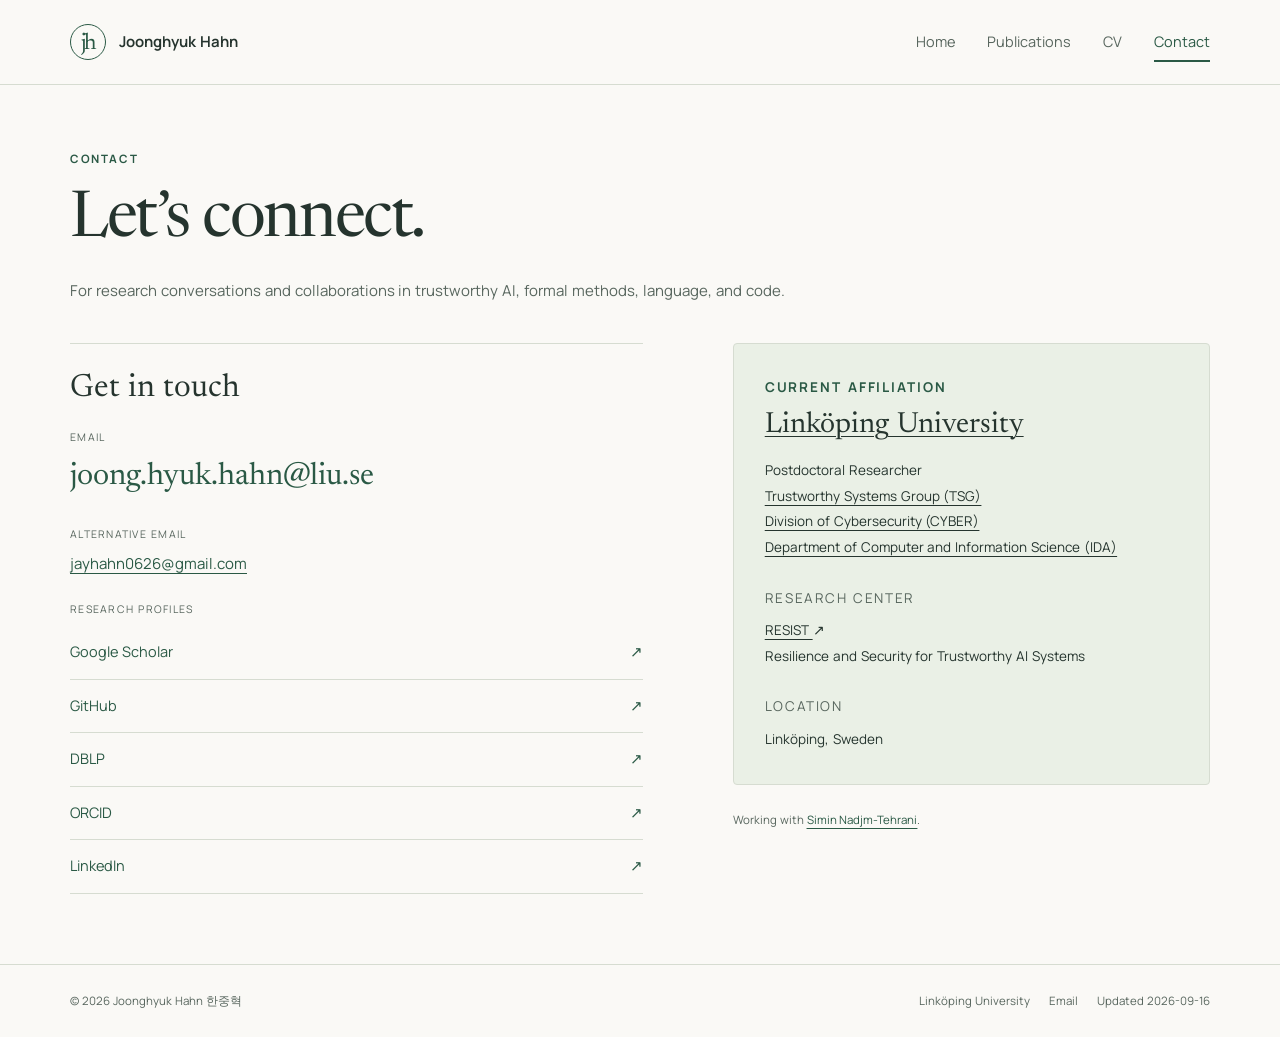
<file: contact.html>
<!DOCTYPE html>
<html lang="en">
<head>
<meta charset="UTF-8"><meta name="viewport" content="width=device-width, initial-scale=1">
<title>Contact | Joonghyuk Hahn</title>
<meta name="description" content="Contact Joonghyuk Hahn, Postdoctoral Researcher in TSG at Linköping University and RESIST."><meta name="author" content="Joonghyuk Hahn">
<meta name="theme-color" content="#173e30"><meta name="color-scheme" content="light">
<link rel="canonical" href="https://peer0.github.io/contact.html"><link rel="icon" type="image/svg+xml" href="assets/favicon.svg">
<meta property="og:type" content="website"><meta property="og:locale" content="en_US">
<meta property="og:title" content="Contact | Joonghyuk Hahn"><meta property="og:description" content="Contact Joonghyuk Hahn, Postdoctoral Researcher in TSG at Linköping University and RESIST."><meta property="og:url" content="https://peer0.github.io/contact.html">
<meta name="twitter:card" content="summary"><meta name="twitter:title" content="Contact | Joonghyuk Hahn"><meta name="twitter:description" content="Contact Joonghyuk Hahn, Postdoctoral Researcher in TSG at Linköping University and RESIST.">
<link rel="stylesheet" href="assets/style.css"><script src="assets/site.js" defer></script>
<script type="application/ld+json">{"@context": "https://schema.org", "@type": "Person", "name": "Joonghyuk Hahn", "alternateName": "한중혁", "url": "https://peer0.github.io", "jobTitle": "Postdoctoral Researcher", "affiliation": {"@type": "Organization", "name": "Linköping University", "url": "https://liu.se/en"}, "sameAs": ["https://scholar.google.com/citations?user=08ccS2oAAAAJ", "https://github.com/peer0", "https://dblp.org/pid/304/4027.html", "https://orcid.org/0009-0000-5890-4916", "https://www.linkedin.com/in/joonghyuk-hahn"], "knowsAbout": ["Trustworthy AI", "Formal language theory", "Code intelligence", "Neuro-symbolic AI"]}</script>
</head><body>
<a class="skip-link" href="#main">Skip to content</a>
<header class="site-header"><div class="wrap header-inner">
<a href="index.html" class="brand"><span class="monogram" aria-hidden="true">jh</span>Joonghyuk Hahn</a>
<button class="menu-toggle" type="button" data-menu-toggle aria-expanded="false" aria-controls="site-navigation" hidden>Menu <span aria-hidden="true">☰</span></button>
<nav class="site-nav" id="site-navigation" aria-label="Main navigation"><a href="index.html">Home</a><a href="publications.html">Publications</a><a href="cv.html">CV</a><a href="contact.html" aria-current="page">Contact</a></nav></div></header>
<main id="main" class="wrap"><div class="page-intro"><p class="eyebrow">Contact</p><h1>Let’s connect.</h1><p class="lede">For research conversations and collaborations in trustworthy AI, formal methods, language, and code.</p></div><div class="contact-layout"><div><section class="contact-panel"><h2>Get in touch</h2><div class="contact-label">Email</div><a class="email-link" href="mailto:joong.hyuk.hahn@liu.se">joong.hyuk.hahn@liu.se</a><div class="contact-label">Alternative email</div><a href="mailto:jayhahn0626@gmail.com">jayhahn0626@gmail.com</a><div class="contact-label">Research profiles</div><a href="https://scholar.google.com/citations?user=08ccS2oAAAAJ" target="_blank" rel="noopener noreferrer" class="profile-row">Google Scholar<span class="arrow" aria-hidden="true">↗</span></a><a href="https://github.com/peer0" target="_blank" rel="noopener noreferrer" class="profile-row">GitHub<span class="arrow" aria-hidden="true">↗</span></a><a href="https://dblp.org/pid/304/4027.html" target="_blank" rel="noopener noreferrer" class="profile-row">DBLP<span class="arrow" aria-hidden="true">↗</span></a><a href="https://orcid.org/0009-0000-5890-4916" target="_blank" rel="noopener noreferrer" class="profile-row">ORCID<span class="arrow" aria-hidden="true">↗</span></a><a href="https://www.linkedin.com/in/joonghyuk-hahn" target="_blank" rel="noopener noreferrer" class="profile-row">LinkedIn<span class="arrow" aria-hidden="true">↗</span></a></section></div>
<div><section class="contact-affiliation"><p class="eyebrow">Current affiliation</p><h3><a href="https://liu.se/en" target="_blank" rel="noopener noreferrer">Linköping University</a></h3><p>Postdoctoral Researcher<br><a href="https://liu.se/en/organisation/liu/ida/cyber" target="_blank" rel="noopener noreferrer">Trustworthy Systems Group (TSG)</a><br><a href="https://liu.se/en/organisation/liu/ida/cyber" target="_blank" rel="noopener noreferrer">Division of Cybersecurity (CYBER)</a><br><a href="https://liu.se/en/organisation/liu/ida" target="_blank" rel="noopener noreferrer">Department of Computer and Information Science (IDA)</a></p><p class="contact-label">Research center</p><p><a href="https://liu.se/en/research/resist" target="_blank" rel="noopener noreferrer">RESIST <span class="arrow" aria-hidden="true">↗</span></a><br>Resilience and Security for Trustworthy AI Systems</p><p class="contact-label">Location</p><p>Linköping, Sweden</p></section><p class="fine-print">Working with <a href="https://liu.se/en/employee/simna73" target="_blank" rel="noopener noreferrer">Simin Nadjm-Tehrani</a>.</p></div></div></main>
<footer class="site-footer"><div class="wrap footer-inner">
<span>© 2026 Joonghyuk Hahn <span lang="ko">한중혁</span></span>
<div class="footer-links"><a href="https://liu.se/en" target="_blank" rel="noopener noreferrer">Linköping University</a><a href="mailto:joong.hyuk.hahn@liu.se">Email</a><span>Updated 2026-09-16</span></div>
</div></footer><div class="action-status" id="action-status" role="status" aria-live="polite" aria-atomic="true"></div>
</body></html>
</file>
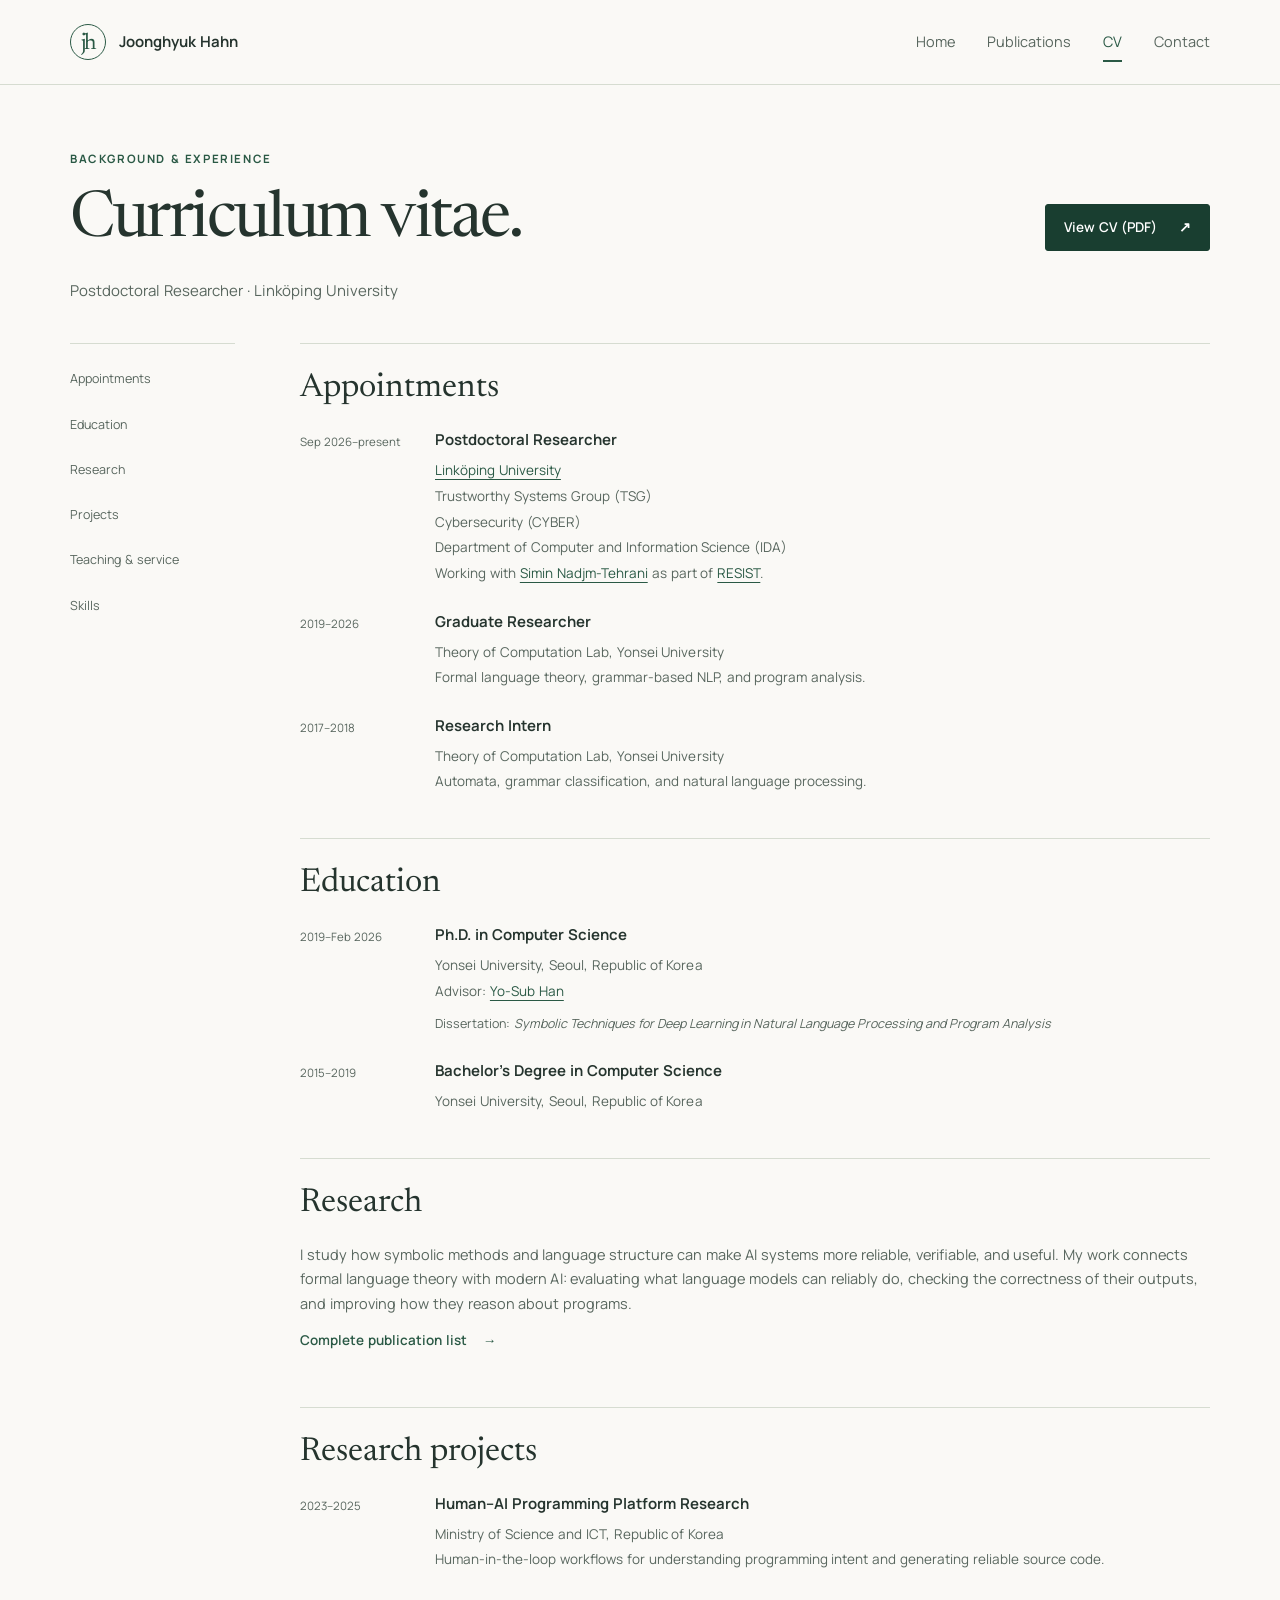
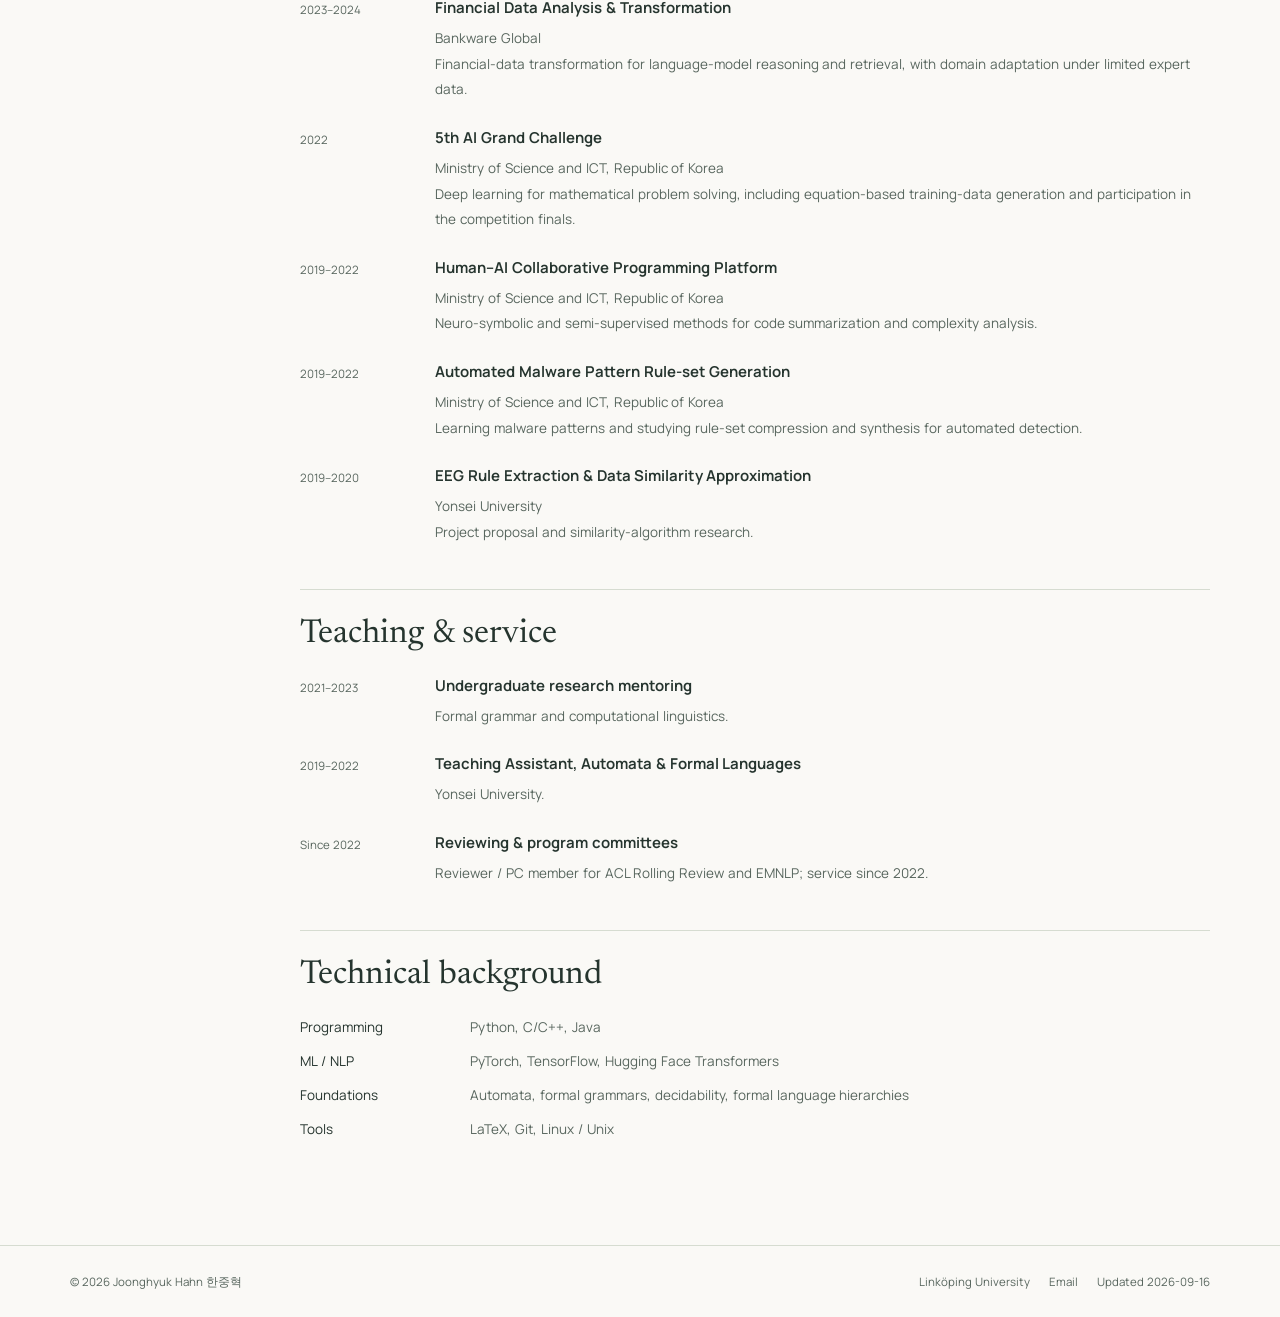
<file: cv.html>
<!DOCTYPE html>
<html lang="en">
<head>
<meta charset="UTF-8"><meta name="viewport" content="width=device-width, initial-scale=1">
<title>CV | Joonghyuk Hahn</title>
<meta name="description" content="Curriculum vitae of Joonghyuk Hahn, Postdoctoral Researcher at Linköping University."><meta name="author" content="Joonghyuk Hahn">
<meta name="theme-color" content="#173e30"><meta name="color-scheme" content="light">
<link rel="canonical" href="https://peer0.github.io/cv.html"><link rel="icon" type="image/svg+xml" href="assets/favicon.svg">
<meta property="og:type" content="website"><meta property="og:locale" content="en_US">
<meta property="og:title" content="CV | Joonghyuk Hahn"><meta property="og:description" content="Curriculum vitae of Joonghyuk Hahn, Postdoctoral Researcher at Linköping University."><meta property="og:url" content="https://peer0.github.io/cv.html">
<meta name="twitter:card" content="summary"><meta name="twitter:title" content="CV | Joonghyuk Hahn"><meta name="twitter:description" content="Curriculum vitae of Joonghyuk Hahn, Postdoctoral Researcher at Linköping University.">
<link rel="stylesheet" href="assets/style.css"><script src="assets/site.js" defer></script>
<script type="application/ld+json">{"@context": "https://schema.org", "@type": "Person", "name": "Joonghyuk Hahn", "alternateName": "한중혁", "url": "https://peer0.github.io", "jobTitle": "Postdoctoral Researcher", "affiliation": {"@type": "Organization", "name": "Linköping University", "url": "https://liu.se/en"}, "sameAs": ["https://scholar.google.com/citations?user=08ccS2oAAAAJ", "https://github.com/peer0", "https://dblp.org/pid/304/4027.html", "https://orcid.org/0009-0000-5890-4916", "https://www.linkedin.com/in/joonghyuk-hahn"], "knowsAbout": ["Trustworthy AI", "Formal language theory", "Code intelligence", "Neuro-symbolic AI"]}</script>
</head><body>
<a class="skip-link" href="#main">Skip to content</a>
<header class="site-header"><div class="wrap header-inner">
<a href="index.html" class="brand"><span class="monogram" aria-hidden="true">jh</span>Joonghyuk Hahn</a>
<button class="menu-toggle" type="button" data-menu-toggle aria-expanded="false" aria-controls="site-navigation" hidden>Menu <span aria-hidden="true">☰</span></button>
<nav class="site-nav" id="site-navigation" aria-label="Main navigation"><a href="index.html">Home</a><a href="publications.html">Publications</a><a href="cv.html" aria-current="page">CV</a><a href="contact.html">Contact</a></nav></div></header>
<main id="main" class="wrap"><div class="page-intro split"><div><p class="eyebrow">Background & experience</p><h1>Curriculum vitae.</h1><p class="lede">Postdoctoral Researcher · Linköping University</p></div><a class="button" href="Joonghyuk_Hahn_CV.pdf" target="_blank" rel="noopener" aria-label="View CV as PDF (opens in a new tab)">View CV (PDF) <span aria-hidden="true">↗</span></a></div>
<div class="cv-layout"><nav class="cv-nav" aria-label="CV sections"><a href="#appointments">Appointments</a><a href="#education">Education</a><a href="#cv-research">Research</a><a href="#projects">Projects</a><a href="#teaching">Teaching & service</a><a href="#skills">Skills</a></nav><div>
<section class="cv-section" id="appointments"><h2>Appointments</h2><div class="cv-entry"><div class="cv-date">Sep 2026–present</div><div><h3>Postdoctoral Researcher</h3><p class="current-role"><a href="https://liu.se/en" target="_blank" rel="noopener noreferrer">Linköping University</a></p><p>Trustworthy Systems Group (TSG)<br>Cybersecurity (CYBER)<br>Department of Computer and Information Science (IDA)</p><p>Working with <a href="https://liu.se/en/employee/simna73" target="_blank" rel="noopener noreferrer">Simin Nadjm-Tehrani</a> as part of <a href="https://liu.se/en/research/resist" target="_blank" rel="noopener noreferrer">RESIST</a>.</p></div></div><div class="cv-entry"><div class="cv-date">2019–2026</div><div><h3>Graduate Researcher</h3><p>Theory of Computation Lab, Yonsei University<br>Formal language theory, grammar-based NLP, and program analysis.</p></div></div><div class="cv-entry"><div class="cv-date">2017–2018</div><div><h3>Research Intern</h3><p>Theory of Computation Lab, Yonsei University<br>Automata, grammar classification, and natural language processing.</p></div></div></section>
<section class="cv-section" id="education"><h2>Education</h2><div class="cv-entry"><div class="cv-date">2019–Feb 2026</div><div><h3>Ph.D. in Computer Science</h3><p>Yonsei University, Seoul, Republic of Korea<br>Advisor: <a href="https://toc.yonsei.ac.kr/yosh/" target="_blank" rel="noopener noreferrer">Yo-Sub Han</a></p><p class="thesis">Dissertation: <em>Symbolic Techniques for Deep Learning in Natural Language Processing and Program Analysis</em></p></div></div><div class="cv-entry"><div class="cv-date">2015–2019</div><div><h3>Bachelor’s Degree in Computer Science</h3><p>Yonsei University, Seoul, Republic of Korea</p></div></div></section>
<section class="cv-section" id="cv-research"><h2>Research</h2><p>I study how symbolic methods and language structure can make AI systems more reliable, verifiable, and useful. My work connects formal language theory with modern AI: evaluating what language models can reliably do, checking the correctness of their outputs, and improving how they reason about programs.</p><a class="text-link" href="publications.html">Complete publication list <span aria-hidden="true">→</span></a></section>
<section class="cv-section" id="projects"><h2>Research projects</h2><div class="cv-entry"><div class="cv-date">2023–2025</div><div><h3>Human–AI Programming Platform Research</h3><p>Ministry of Science and ICT, Republic of Korea</p><p>Human-in-the-loop workflows for understanding programming intent and generating reliable source code.</p></div></div><div class="cv-entry"><div class="cv-date">2023–2024</div><div><h3>Financial Data Analysis &amp; Transformation</h3><p>Bankware Global</p><p>Financial-data transformation for language-model reasoning and retrieval, with domain adaptation under limited expert data.</p></div></div><div class="cv-entry"><div class="cv-date">2022</div><div><h3>5th AI Grand Challenge</h3><p>Ministry of Science and ICT, Republic of Korea</p><p>Deep learning for mathematical problem solving, including equation-based training-data generation and participation in the competition finals.</p></div></div><div class="cv-entry"><div class="cv-date">2019–2022</div><div><h3>Human–AI Collaborative Programming Platform</h3><p>Ministry of Science and ICT, Republic of Korea</p><p>Neuro-symbolic and semi-supervised methods for code summarization and complexity analysis.</p></div></div><div class="cv-entry"><div class="cv-date">2019–2022</div><div><h3>Automated Malware Pattern Rule-set Generation</h3><p>Ministry of Science and ICT, Republic of Korea</p><p>Learning malware patterns and studying rule-set compression and synthesis for automated detection.</p></div></div><div class="cv-entry"><div class="cv-date">2019–2020</div><div><h3>EEG Rule Extraction &amp; Data Similarity Approximation</h3><p>Yonsei University</p><p>Project proposal and similarity-algorithm research.</p></div></div></section>
<section class="cv-section" id="teaching"><h2>Teaching & service</h2><div class="cv-entry"><div class="cv-date">2021–2023</div><div><h3>Undergraduate research mentoring</h3><p>Formal grammar and computational linguistics.</p></div></div><div class="cv-entry"><div class="cv-date">2019–2022</div><div><h3>Teaching Assistant, Automata &amp; Formal Languages</h3><p>Yonsei University.</p></div></div><div class="cv-entry"><div class="cv-date">Since 2022</div><div><h3>Reviewing & program committees</h3><p>Reviewer / PC member for ACL Rolling Review and EMNLP; service since 2022.</p></div></div></section>
<section class="cv-section" id="skills"><h2>Technical background</h2><dl class="skills-list"><dt>Programming</dt><dd>Python, C/C++, Java</dd><dt>ML / NLP</dt><dd>PyTorch, TensorFlow, Hugging Face Transformers</dd><dt>Foundations</dt><dd>Automata, formal grammars, decidability, formal language hierarchies</dd><dt>Tools</dt><dd>LaTeX, Git, Linux / Unix</dd></dl></section>
</div></div></main>
<footer class="site-footer"><div class="wrap footer-inner">
<span>© 2026 Joonghyuk Hahn <span lang="ko">한중혁</span></span>
<div class="footer-links"><a href="https://liu.se/en" target="_blank" rel="noopener noreferrer">Linköping University</a><a href="mailto:joong.hyuk.hahn@liu.se">Email</a><span>Updated 2026-09-16</span></div>
</div></footer><div class="action-status" id="action-status" role="status" aria-live="polite" aria-atomic="true"></div>
</body></html>
</file>
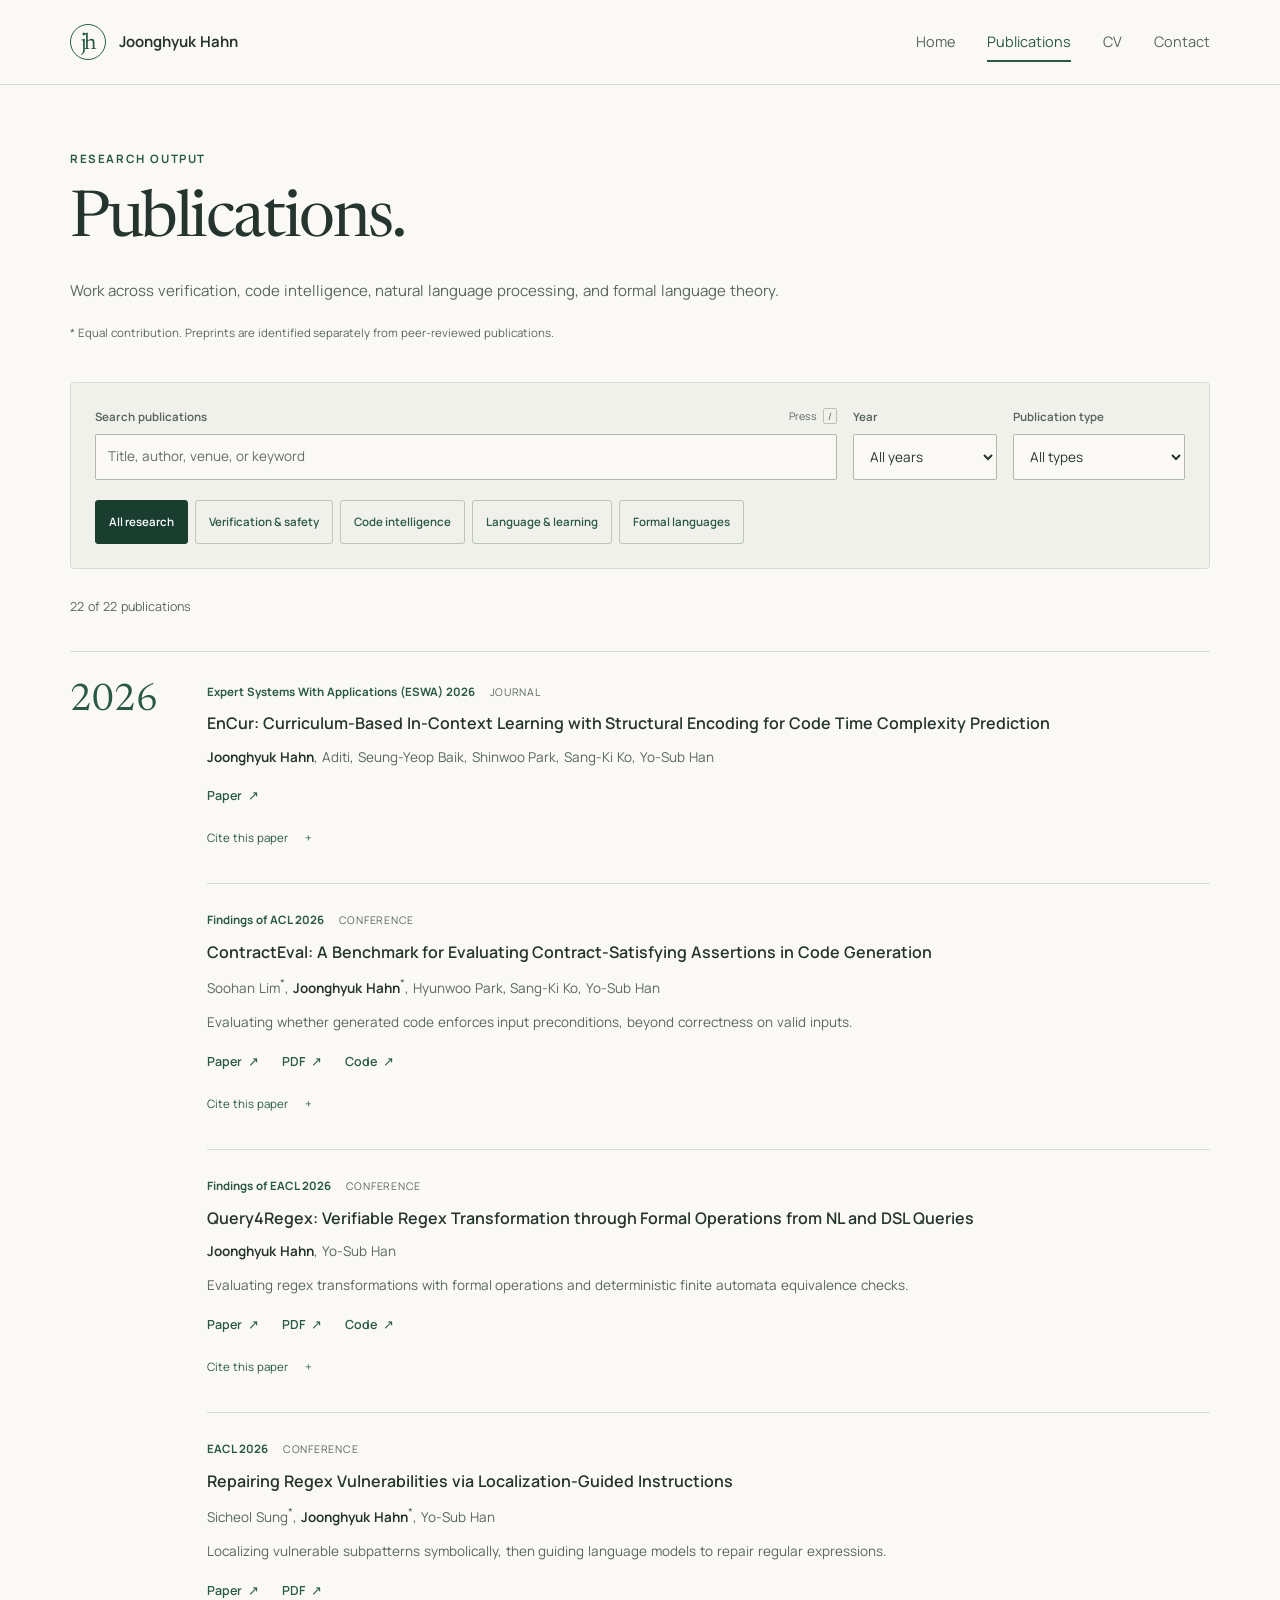
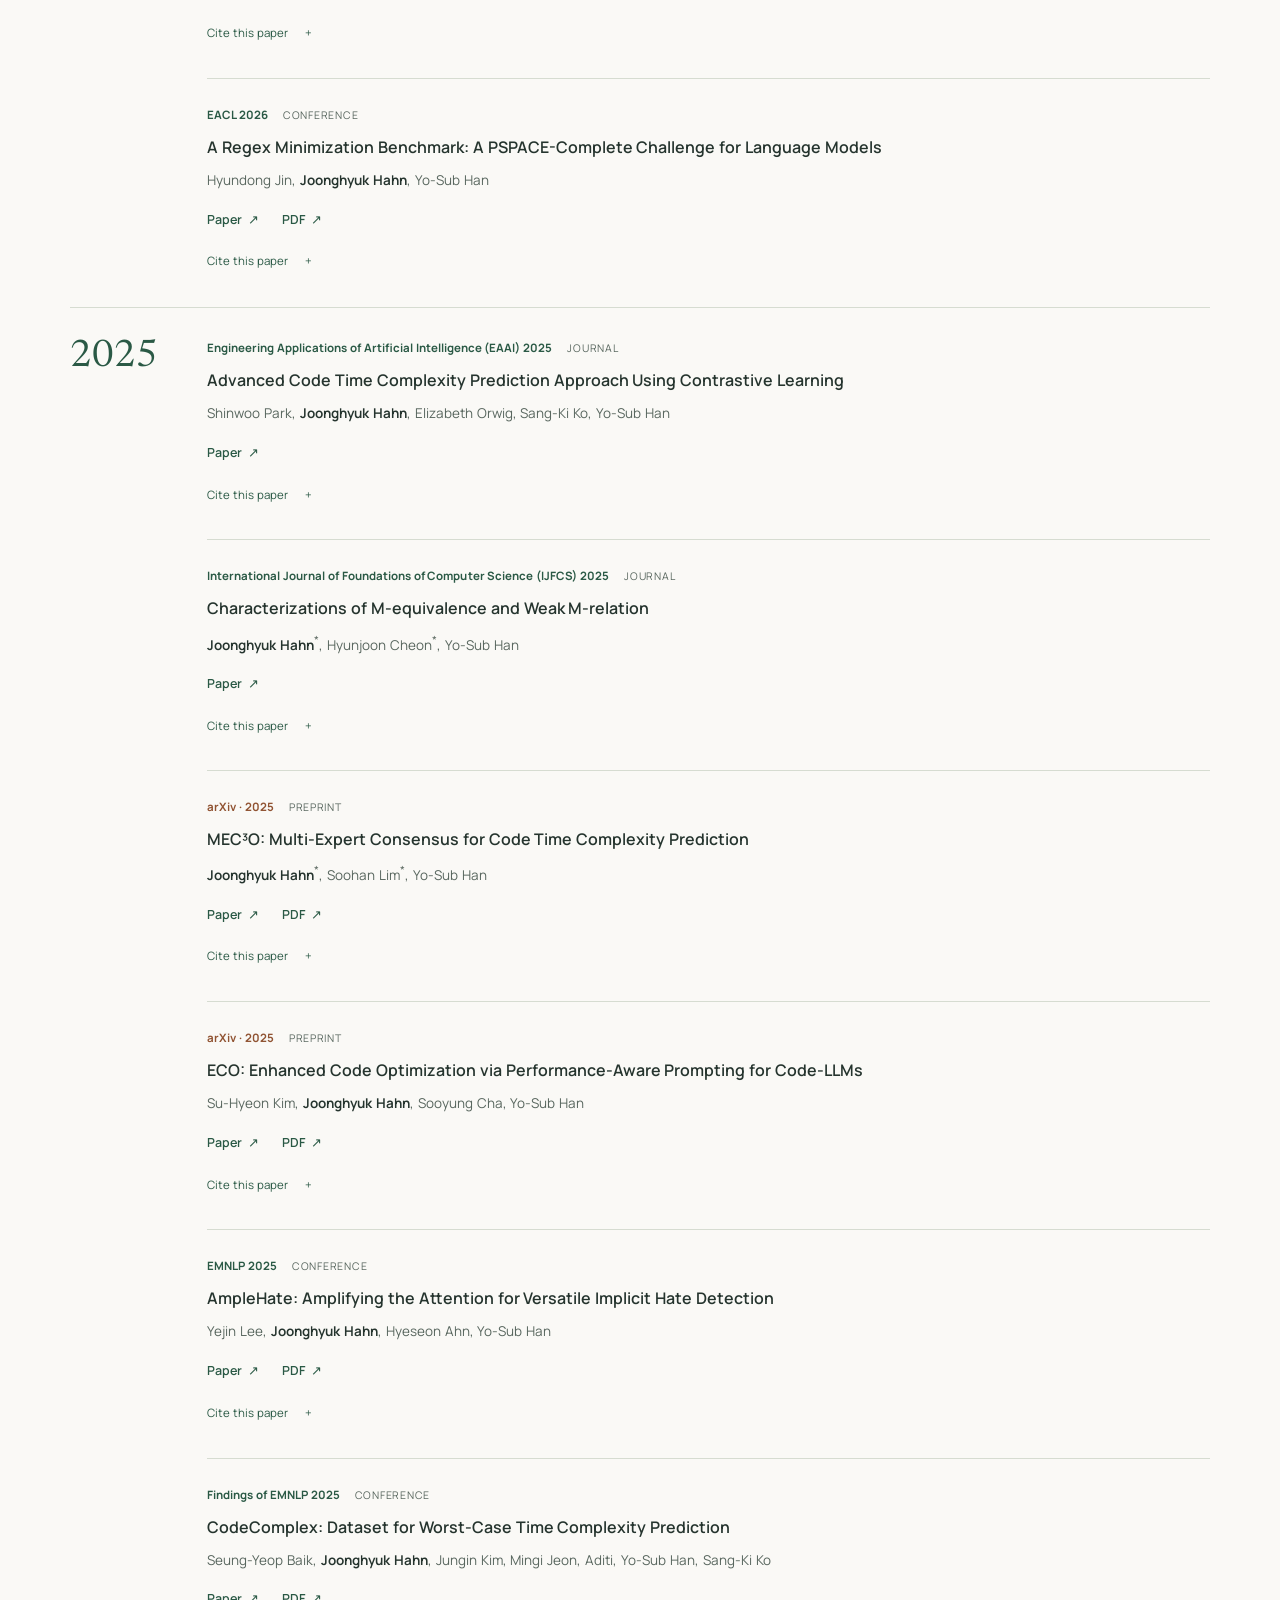
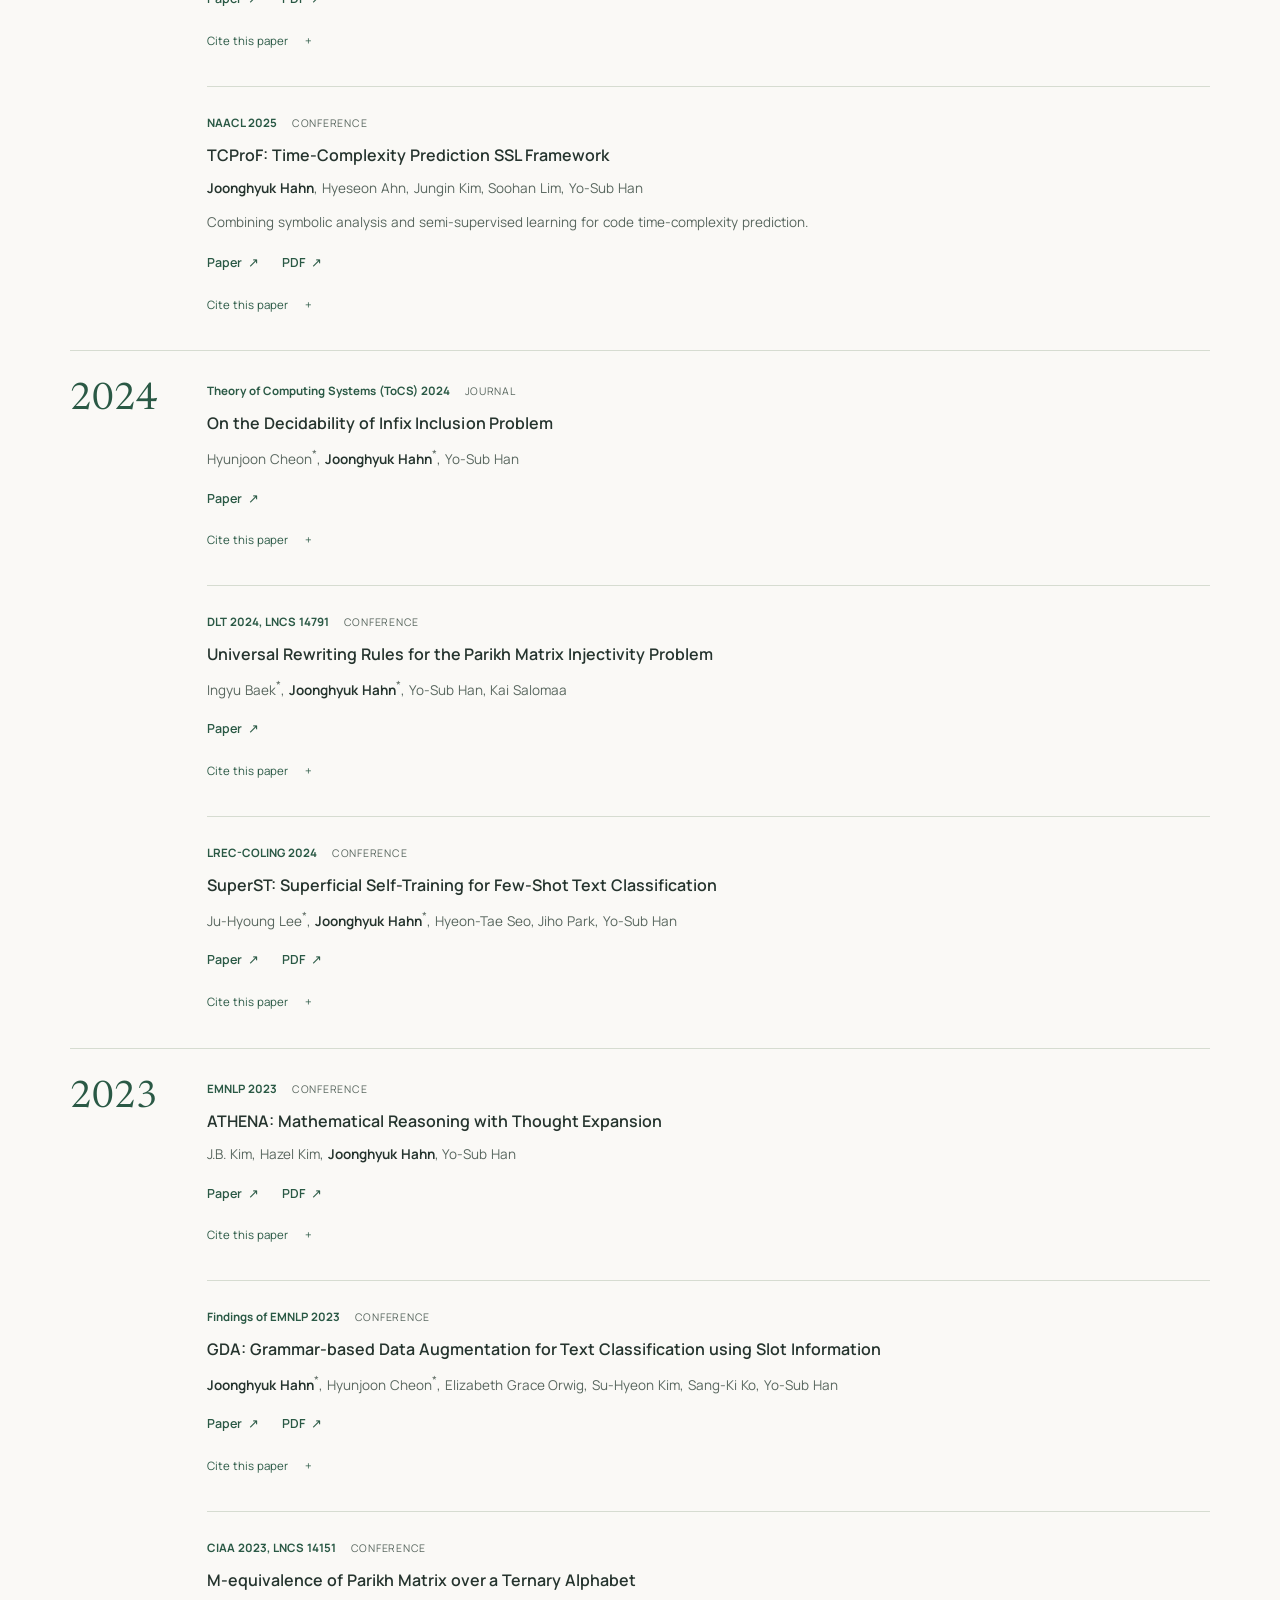
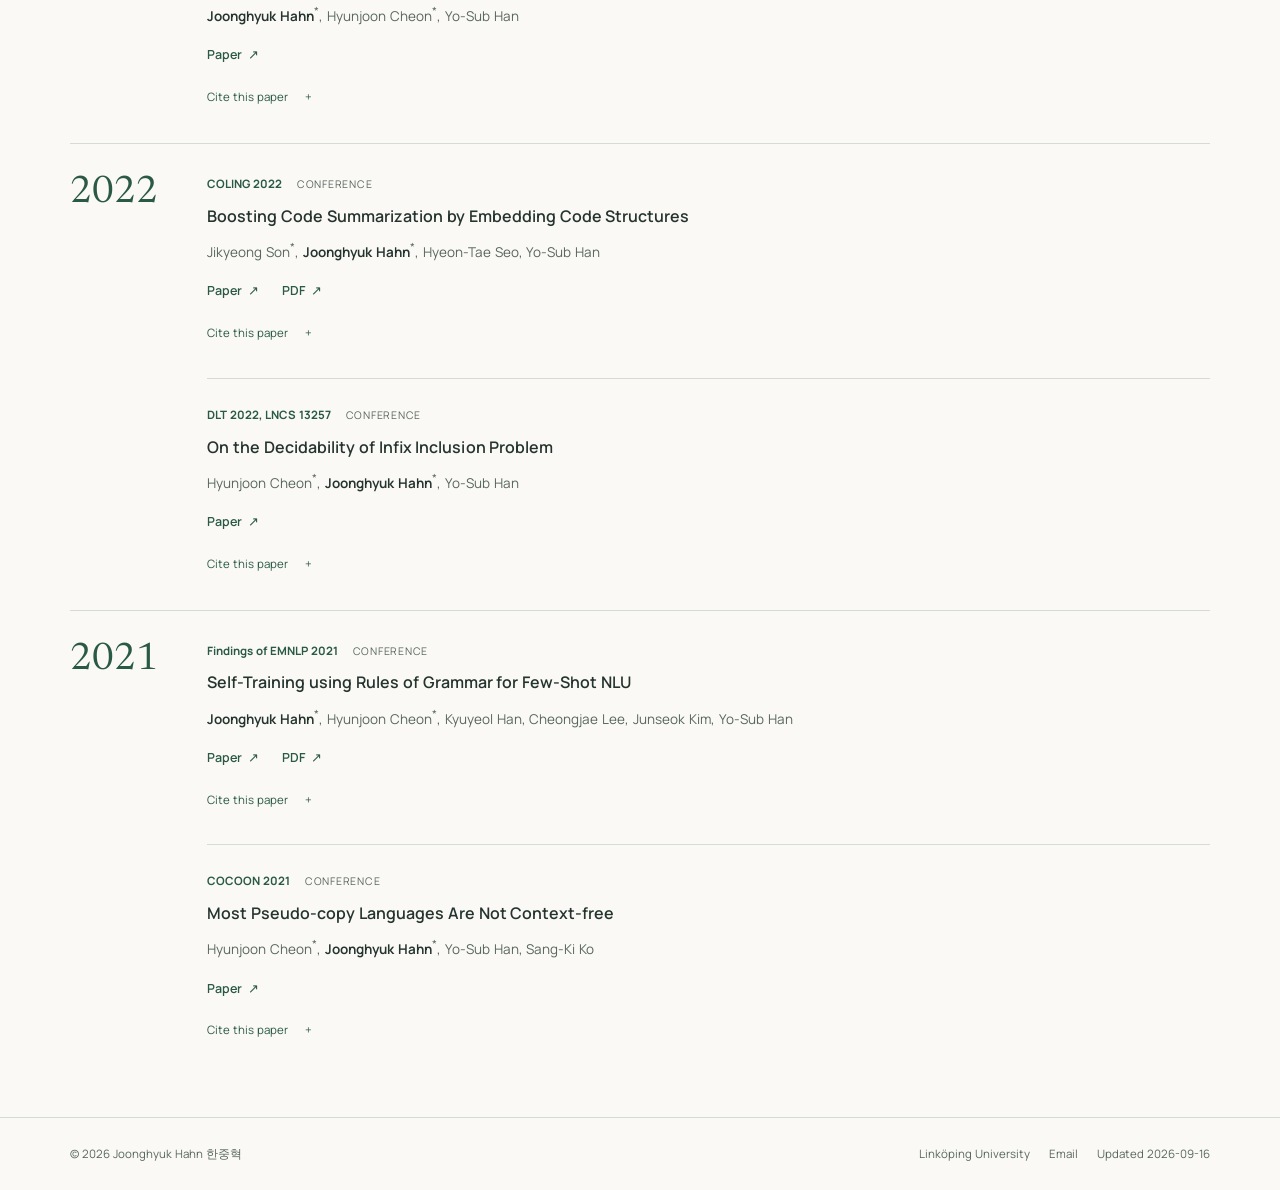
<file: publications.html>
<!DOCTYPE html>
<html lang="en">
<head>
<meta charset="UTF-8"><meta name="viewport" content="width=device-width, initial-scale=1">
<title>Publications | Joonghyuk Hahn</title>
<meta name="description" content="Publications by Joonghyuk Hahn in verification, code intelligence, NLP, and formal language theory."><meta name="author" content="Joonghyuk Hahn">
<meta name="theme-color" content="#173e30"><meta name="color-scheme" content="light">
<link rel="canonical" href="https://peer0.github.io/publications.html"><link rel="icon" type="image/svg+xml" href="assets/favicon.svg">
<meta property="og:type" content="website"><meta property="og:locale" content="en_US">
<meta property="og:title" content="Publications | Joonghyuk Hahn"><meta property="og:description" content="Publications by Joonghyuk Hahn in verification, code intelligence, NLP, and formal language theory."><meta property="og:url" content="https://peer0.github.io/publications.html">
<meta name="twitter:card" content="summary"><meta name="twitter:title" content="Publications | Joonghyuk Hahn"><meta name="twitter:description" content="Publications by Joonghyuk Hahn in verification, code intelligence, NLP, and formal language theory.">
<link rel="stylesheet" href="assets/style.css"><script src="assets/site.js" defer></script>
<script type="application/ld+json">{"@context": "https://schema.org", "@type": "Person", "name": "Joonghyuk Hahn", "alternateName": "한중혁", "url": "https://peer0.github.io", "jobTitle": "Postdoctoral Researcher", "affiliation": {"@type": "Organization", "name": "Linköping University", "url": "https://liu.se/en"}, "sameAs": ["https://scholar.google.com/citations?user=08ccS2oAAAAJ", "https://github.com/peer0", "https://dblp.org/pid/304/4027.html", "https://orcid.org/0009-0000-5890-4916", "https://www.linkedin.com/in/joonghyuk-hahn"], "knowsAbout": ["Trustworthy AI", "Formal language theory", "Code intelligence", "Neuro-symbolic AI"]}</script>
</head><body>
<a class="skip-link" href="#main">Skip to content</a>
<header class="site-header"><div class="wrap header-inner">
<a href="index.html" class="brand"><span class="monogram" aria-hidden="true">jh</span>Joonghyuk Hahn</a>
<button class="menu-toggle" type="button" data-menu-toggle aria-expanded="false" aria-controls="site-navigation" hidden>Menu <span aria-hidden="true">☰</span></button>
<nav class="site-nav" id="site-navigation" aria-label="Main navigation"><a href="index.html">Home</a><a href="publications.html" aria-current="page">Publications</a><a href="cv.html">CV</a><a href="contact.html">Contact</a></nav></div></header>
<main id="main" class="wrap"><div class="page-intro"><p class="eyebrow">Research output</p><h1>Publications.</h1><p class="lede">Work across verification, code intelligence, natural language processing, and formal language theory.</p><p class="fine-print">* Equal contribution. Preprints are identified separately from peer-reviewed publications.</p></div>
<div class="publications-body"><div class="publication-controls" data-publication-controls hidden><div class="search-row"><div class="field"><label for="publication-search">Search publications <span class="search-hint" aria-hidden="true">Press <kbd>/</kbd></span></label><input id="publication-search" type="search" aria-keyshortcuts="/" placeholder="Title, author, venue, or keyword" autocomplete="off"></div><div class="field"><label for="publication-year">Year</label><select id="publication-year"><option value="all">All years</option><option value="2026">2026</option><option value="2025">2025</option><option value="2024">2024</option><option value="2023">2023</option><option value="2022">2022</option><option value="2021">2021</option></select></div><div class="field"><label for="publication-type">Publication type</label><select id="publication-type"><option value="all">All types</option><option value="conference">Conferences</option><option value="journal">Journals</option><option value="preprint">Preprints</option></select></div></div><div class="topic-filters" role="group" aria-label="Research topic"><button type="button" data-topic-filter="all" aria-pressed="true">All research</button><button type="button" data-topic-filter="verification" aria-pressed="false">Verification & safety</button><button type="button" data-topic-filter="code" aria-pressed="false">Code intelligence</button><button type="button" data-topic-filter="language" aria-pressed="false">Language & learning</button><button type="button" data-topic-filter="formal" aria-pressed="false">Formal languages</button></div></div>
<div class="results-line"><span id="publication-count" role="status" aria-live="polite">22 publications</span><button type="button" id="reset-filters" class="reset-button" hidden>Clear filters</button></div>
<div id="no-publications" class="empty-state" hidden><h2>No matching publications.</h2><p>Try a different keyword or clear the filters above.</p></div><section class="publication-year-group" data-year-group aria-labelledby="year-2026"><h2 class="year-heading" id="year-2026">2026</h2><div><article class="publication" id="pub-01" data-paper data-topic="code" data-type="journal" data-year="2026" data-search="EnCur: Curriculum-Based In-Context Learning with Structural Encoding for Code Time Complexity Prediction Joonghyuk Hahn, Aditi, Seung-Yeop Baik, Shinwoo Park, Sang-Ki Ko, Yo-Sub Han Expert Systems With Applications (ESWA) 2026 2026  Code intelligence">
<div class="publication-meta"><span class="venue journal">Expert Systems With Applications (ESWA) 2026</span><span class="publication-type">Journal</span></div><h3><a href="https://www.sciencedirect.com/science/article/pii/S0957417425027113" target="_blank" rel="noopener noreferrer">EnCur: Curriculum-Based In-Context Learning with Structural Encoding for Code Time Complexity Prediction</a></h3><p class="paper-authors"><strong>Joonghyuk Hahn</strong>, Aditi, Seung-Yeop Baik, Shinwoo Park, Sang-Ki Ko, Yo-Sub Han</p><div class="paper-links"><a href="https://www.sciencedirect.com/science/article/pii/S0957417425027113" target="_blank" rel="noopener noreferrer">Paper <span class="arrow" aria-hidden="true">↗</span></a></div><details class="citation"><summary>Cite this paper <span aria-hidden="true">+</span></summary><div class="citation-body"><p id="cite-pub-01" tabindex="-1">Joonghyuk Hahn, Aditi, Seung-Yeop Baik, Shinwoo Park, Sang-Ki Ko, Yo-Sub Han (2026). EnCur: Curriculum-Based In-Context Learning with Structural Encoding for Code Time Complexity Prediction. Expert Systems With Applications (ESWA) 2026. https://www.sciencedirect.com/science/article/pii/S0957417425027113</p><button type="button" data-copy-target="cite-pub-01" hidden>Copy reference</button></div></details></article><article class="publication" id="pub-06" data-paper data-topic="verification" data-type="conference" data-year="2026" data-search="ContractEval: A Benchmark for Evaluating Contract-Satisfying Assertions in Code Generation Soohan Lim*, Joonghyuk Hahn*, Hyunwoo Park, Sang-Ki Ko, Yo-Sub Han Findings of ACL 2026 2026 Evaluating whether generated code enforces input preconditions, beyond correctness on valid inputs. Verification &amp; safety">
<div class="publication-meta"><span class="venue conference">Findings of ACL 2026</span><span class="publication-type">Conference</span></div><h3><a href="https://aclanthology.org/2026.findings-acl.2112/" target="_blank" rel="noopener noreferrer">ContractEval: A Benchmark for Evaluating Contract-Satisfying Assertions in Code Generation</a></h3><p class="paper-authors">Soohan Lim<sup>*</sup>, <strong>Joonghyuk Hahn</strong><sup>*</sup>, Hyunwoo Park, Sang-Ki Ko, Yo-Sub Han</p><p class="paper-summary">Evaluating whether generated code enforces input preconditions, beyond correctness on valid inputs.</p><div class="paper-links"><a href="https://aclanthology.org/2026.findings-acl.2112/" target="_blank" rel="noopener noreferrer">Paper <span class="arrow" aria-hidden="true">↗</span></a><a href="https://aclanthology.org/2026.findings-acl.2112.pdf" target="_blank" rel="noopener noreferrer">PDF <span class="arrow" aria-hidden="true">↗</span></a><a href="https://github.com/suhanmen/ContractEval" target="_blank" rel="noopener noreferrer">Code <span class="arrow" aria-hidden="true">↗</span></a></div><details class="citation"><summary>Cite this paper <span aria-hidden="true">+</span></summary><div class="citation-body"><p id="cite-pub-06" tabindex="-1">Soohan Lim, Joonghyuk Hahn, Hyunwoo Park, Sang-Ki Ko, Yo-Sub Han (2026). ContractEval: A Benchmark for Evaluating Contract-Satisfying Assertions in Code Generation. Findings of ACL 2026. https://aclanthology.org/2026.findings-acl.2112/</p><button type="button" data-copy-target="cite-pub-06" hidden>Copy reference</button></div></details></article><article class="publication" id="pub-08" data-paper data-topic="verification" data-type="conference" data-year="2026" data-search="Query4Regex: Verifiable Regex Transformation through Formal Operations from NL and DSL Queries Joonghyuk Hahn, Yo-Sub Han Findings of EACL 2026 2026 Evaluating regex transformations with formal operations and deterministic finite automata equivalence checks. Verification &amp; safety">
<div class="publication-meta"><span class="venue conference">Findings of EACL 2026</span><span class="publication-type">Conference</span></div><h3><a href="https://aclanthology.org/2026.findings-eacl.331/" target="_blank" rel="noopener noreferrer">Query4Regex: Verifiable Regex Transformation through Formal Operations from NL and DSL Queries</a></h3><p class="paper-authors"><strong>Joonghyuk Hahn</strong>, Yo-Sub Han</p><p class="paper-summary">Evaluating regex transformations with formal operations and deterministic finite automata equivalence checks.</p><div class="paper-links"><a href="https://aclanthology.org/2026.findings-eacl.331/" target="_blank" rel="noopener noreferrer">Paper <span class="arrow" aria-hidden="true">↗</span></a><a href="https://aclanthology.org/2026.findings-eacl.331.pdf" target="_blank" rel="noopener noreferrer">PDF <span class="arrow" aria-hidden="true">↗</span></a><a href="https://github.com/peer0/Query4Regex" target="_blank" rel="noopener noreferrer">Code <span class="arrow" aria-hidden="true">↗</span></a></div><details class="citation"><summary>Cite this paper <span aria-hidden="true">+</span></summary><div class="citation-body"><p id="cite-pub-08" tabindex="-1">Joonghyuk Hahn, Yo-Sub Han (2026). Query4Regex: Verifiable Regex Transformation through Formal Operations from NL and DSL Queries. Findings of EACL 2026. https://aclanthology.org/2026.findings-eacl.331/</p><button type="button" data-copy-target="cite-pub-08" hidden>Copy reference</button></div></details></article><article class="publication" id="pub-09" data-paper data-topic="verification" data-type="conference" data-year="2026" data-search="Repairing Regex Vulnerabilities via Localization-Guided Instructions Sicheol Sung*, Joonghyuk Hahn*, Yo-Sub Han EACL 2026 2026 Localizing vulnerable subpatterns symbolically, then guiding language models to repair regular expressions. Verification &amp; safety">
<div class="publication-meta"><span class="venue conference">EACL 2026</span><span class="publication-type">Conference</span></div><h3><a href="https://aclanthology.org/2026.eacl-long.379/" target="_blank" rel="noopener noreferrer">Repairing Regex Vulnerabilities via Localization-Guided Instructions</a></h3><p class="paper-authors">Sicheol Sung<sup>*</sup>, <strong>Joonghyuk Hahn</strong><sup>*</sup>, Yo-Sub Han</p><p class="paper-summary">Localizing vulnerable subpatterns symbolically, then guiding language models to repair regular expressions.</p><div class="paper-links"><a href="https://aclanthology.org/2026.eacl-long.379/" target="_blank" rel="noopener noreferrer">Paper <span class="arrow" aria-hidden="true">↗</span></a><a href="https://aclanthology.org/2026.eacl-long.379.pdf" target="_blank" rel="noopener noreferrer">PDF <span class="arrow" aria-hidden="true">↗</span></a></div><details class="citation"><summary>Cite this paper <span aria-hidden="true">+</span></summary><div class="citation-body"><p id="cite-pub-09" tabindex="-1">Sicheol Sung, Joonghyuk Hahn, Yo-Sub Han (2026). Repairing Regex Vulnerabilities via Localization-Guided Instructions. EACL 2026. https://aclanthology.org/2026.eacl-long.379/</p><button type="button" data-copy-target="cite-pub-09" hidden>Copy reference</button></div></details></article><article class="publication" id="pub-10" data-paper data-topic="verification" data-type="conference" data-year="2026" data-search="A Regex Minimization Benchmark: A PSPACE-Complete Challenge for Language Models Hyundong Jin, Joonghyuk Hahn, Yo-Sub Han EACL 2026 2026  Verification &amp; safety">
<div class="publication-meta"><span class="venue conference">EACL 2026</span><span class="publication-type">Conference</span></div><h3><a href="https://aclanthology.org/2026.eacl-long.375/" target="_blank" rel="noopener noreferrer">A Regex Minimization Benchmark: A PSPACE-Complete Challenge for Language Models</a></h3><p class="paper-authors">Hyundong Jin, <strong>Joonghyuk Hahn</strong>, Yo-Sub Han</p><div class="paper-links"><a href="https://aclanthology.org/2026.eacl-long.375/" target="_blank" rel="noopener noreferrer">Paper <span class="arrow" aria-hidden="true">↗</span></a><a href="https://aclanthology.org/2026.eacl-long.375.pdf" target="_blank" rel="noopener noreferrer">PDF <span class="arrow" aria-hidden="true">↗</span></a></div><details class="citation"><summary>Cite this paper <span aria-hidden="true">+</span></summary><div class="citation-body"><p id="cite-pub-10" tabindex="-1">Hyundong Jin, Joonghyuk Hahn, Yo-Sub Han (2026). A Regex Minimization Benchmark: A PSPACE-Complete Challenge for Language Models. EACL 2026. https://aclanthology.org/2026.eacl-long.375/</p><button type="button" data-copy-target="cite-pub-10" hidden>Copy reference</button></div></details></article></div></section><section class="publication-year-group" data-year-group aria-labelledby="year-2025"><h2 class="year-heading" id="year-2025">2025</h2><div><article class="publication" id="pub-02" data-paper data-topic="code" data-type="journal" data-year="2025" data-search="Advanced Code Time Complexity Prediction Approach Using Contrastive Learning Shinwoo Park, Joonghyuk Hahn, Elizabeth Orwig, Sang-Ki Ko, Yo-Sub Han Engineering Applications of Artificial Intelligence (EAAI) 2025 2025  Code intelligence">
<div class="publication-meta"><span class="venue journal">Engineering Applications of Artificial Intelligence (EAAI) 2025</span><span class="publication-type">Journal</span></div><h3><a href="https://doi.org/10.1016/j.engappai.2025.110631" target="_blank" rel="noopener noreferrer">Advanced Code Time Complexity Prediction Approach Using Contrastive Learning</a></h3><p class="paper-authors">Shinwoo Park, <strong>Joonghyuk Hahn</strong>, Elizabeth Orwig, Sang-Ki Ko, Yo-Sub Han</p><div class="paper-links"><a href="https://doi.org/10.1016/j.engappai.2025.110631" target="_blank" rel="noopener noreferrer">Paper <span class="arrow" aria-hidden="true">↗</span></a></div><details class="citation"><summary>Cite this paper <span aria-hidden="true">+</span></summary><div class="citation-body"><p id="cite-pub-02" tabindex="-1">Shinwoo Park, Joonghyuk Hahn, Elizabeth Orwig, Sang-Ki Ko, Yo-Sub Han (2025). Advanced Code Time Complexity Prediction Approach Using Contrastive Learning. Engineering Applications of Artificial Intelligence (EAAI) 2025. https://doi.org/10.1016/j.engappai.2025.110631</p><button type="button" data-copy-target="cite-pub-02" hidden>Copy reference</button></div></details></article><article class="publication" id="pub-03" data-paper data-topic="formal" data-type="journal" data-year="2025" data-search="Characterizations of M-equivalence and Weak M-relation Joonghyuk Hahn*, Hyunjoon Cheon*, Yo-Sub Han International Journal of Foundations of Computer Science (IJFCS) 2025 2025  Formal languages">
<div class="publication-meta"><span class="venue journal">International Journal of Foundations of Computer Science (IJFCS) 2025</span><span class="publication-type">Journal</span></div><h3><a href="https://doi.org/10.1142/S0129054125410047" target="_blank" rel="noopener noreferrer">Characterizations of M-equivalence and Weak M-relation</a></h3><p class="paper-authors"><strong>Joonghyuk Hahn</strong><sup>*</sup>, Hyunjoon Cheon<sup>*</sup>, Yo-Sub Han</p><div class="paper-links"><a href="https://doi.org/10.1142/S0129054125410047" target="_blank" rel="noopener noreferrer">Paper <span class="arrow" aria-hidden="true">↗</span></a></div><details class="citation"><summary>Cite this paper <span aria-hidden="true">+</span></summary><div class="citation-body"><p id="cite-pub-03" tabindex="-1">Joonghyuk Hahn, Hyunjoon Cheon, Yo-Sub Han (2025). Characterizations of M-equivalence and Weak M-relation. International Journal of Foundations of Computer Science (IJFCS) 2025. https://doi.org/10.1142/S0129054125410047</p><button type="button" data-copy-target="cite-pub-03" hidden>Copy reference</button></div></details></article><article class="publication" id="pub-05" data-paper data-topic="code" data-type="preprint" data-year="2025" data-search="MEC³O: Multi-Expert Consensus for Code Time Complexity Prediction Joonghyuk Hahn*, Soohan Lim*, Yo-Sub Han arXiv 2025  Code intelligence">
<div class="publication-meta"><span class="venue preprint">arXiv · 2025</span><span class="publication-type">Preprint</span></div><h3><a href="https://arxiv.org/abs/2510.09049" target="_blank" rel="noopener noreferrer">MEC³O: Multi-Expert Consensus for Code Time Complexity Prediction</a></h3><p class="paper-authors"><strong>Joonghyuk Hahn</strong><sup>*</sup>, Soohan Lim<sup>*</sup>, Yo-Sub Han</p><div class="paper-links"><a href="https://arxiv.org/abs/2510.09049" target="_blank" rel="noopener noreferrer">Paper <span class="arrow" aria-hidden="true">↗</span></a><a href="https://arxiv.org/pdf/2510.09049" target="_blank" rel="noopener noreferrer">PDF <span class="arrow" aria-hidden="true">↗</span></a></div><details class="citation"><summary>Cite this paper <span aria-hidden="true">+</span></summary><div class="citation-body"><p id="cite-pub-05" tabindex="-1">Joonghyuk Hahn, Soohan Lim, Yo-Sub Han (2025). MEC³O: Multi-Expert Consensus for Code Time Complexity Prediction. arXiv. https://arxiv.org/abs/2510.09049</p><button type="button" data-copy-target="cite-pub-05" hidden>Copy reference</button></div></details></article><article class="publication" id="pub-07" data-paper data-topic="code" data-type="preprint" data-year="2025" data-search="ECO: Enhanced Code Optimization via Performance-Aware Prompting for Code-LLMs Su-Hyeon Kim, Joonghyuk Hahn, Sooyung Cha, Yo-Sub Han arXiv 2025  Code intelligence">
<div class="publication-meta"><span class="venue preprint">arXiv · 2025</span><span class="publication-type">Preprint</span></div><h3><a href="https://arxiv.org/abs/2510.10517" target="_blank" rel="noopener noreferrer">ECO: Enhanced Code Optimization via Performance-Aware Prompting for Code-LLMs</a></h3><p class="paper-authors">Su-Hyeon Kim, <strong>Joonghyuk Hahn</strong>, Sooyung Cha, Yo-Sub Han</p><div class="paper-links"><a href="https://arxiv.org/abs/2510.10517" target="_blank" rel="noopener noreferrer">Paper <span class="arrow" aria-hidden="true">↗</span></a><a href="https://arxiv.org/pdf/2510.10517" target="_blank" rel="noopener noreferrer">PDF <span class="arrow" aria-hidden="true">↗</span></a></div><details class="citation"><summary>Cite this paper <span aria-hidden="true">+</span></summary><div class="citation-body"><p id="cite-pub-07" tabindex="-1">Su-Hyeon Kim, Joonghyuk Hahn, Sooyung Cha, Yo-Sub Han (2025). ECO: Enhanced Code Optimization via Performance-Aware Prompting for Code-LLMs. arXiv. https://arxiv.org/abs/2510.10517</p><button type="button" data-copy-target="cite-pub-07" hidden>Copy reference</button></div></details></article><article class="publication" id="pub-11" data-paper data-topic="language" data-type="conference" data-year="2025" data-search="AmpleHate: Amplifying the Attention for Versatile Implicit Hate Detection Yejin Lee, Joonghyuk Hahn, Hyeseon Ahn, Yo-Sub Han EMNLP 2025 2025  Language &amp; learning">
<div class="publication-meta"><span class="venue conference">EMNLP 2025</span><span class="publication-type">Conference</span></div><h3><a href="https://aclanthology.org/2025.emnlp-main.1469/" target="_blank" rel="noopener noreferrer">AmpleHate: Amplifying the Attention for Versatile Implicit Hate Detection</a></h3><p class="paper-authors">Yejin Lee, <strong>Joonghyuk Hahn</strong>, Hyeseon Ahn, Yo-Sub Han</p><div class="paper-links"><a href="https://aclanthology.org/2025.emnlp-main.1469/" target="_blank" rel="noopener noreferrer">Paper <span class="arrow" aria-hidden="true">↗</span></a><a href="https://aclanthology.org/2025.emnlp-main.1469.pdf" target="_blank" rel="noopener noreferrer">PDF <span class="arrow" aria-hidden="true">↗</span></a></div><details class="citation"><summary>Cite this paper <span aria-hidden="true">+</span></summary><div class="citation-body"><p id="cite-pub-11" tabindex="-1">Yejin Lee, Joonghyuk Hahn, Hyeseon Ahn, Yo-Sub Han (2025). AmpleHate: Amplifying the Attention for Versatile Implicit Hate Detection. EMNLP 2025. https://aclanthology.org/2025.emnlp-main.1469/</p><button type="button" data-copy-target="cite-pub-11" hidden>Copy reference</button></div></details></article><article class="publication" id="pub-12" data-paper data-topic="code" data-type="conference" data-year="2025" data-search="CodeComplex: Dataset for Worst-Case Time Complexity Prediction Seung-Yeop Baik, Joonghyuk Hahn, Jungin Kim, Mingi Jeon, Aditi, Yo-Sub Han, Sang-Ki Ko Findings of EMNLP 2025 2025  Code intelligence">
<div class="publication-meta"><span class="venue conference">Findings of EMNLP 2025</span><span class="publication-type">Conference</span></div><h3><a href="https://aclanthology.org/2025.findings-emnlp.1069/" target="_blank" rel="noopener noreferrer">CodeComplex: Dataset for Worst-Case Time Complexity Prediction</a></h3><p class="paper-authors">Seung-Yeop Baik, <strong>Joonghyuk Hahn</strong>, Jungin Kim, Mingi Jeon, Aditi, Yo-Sub Han, Sang-Ki Ko</p><div class="paper-links"><a href="https://aclanthology.org/2025.findings-emnlp.1069/" target="_blank" rel="noopener noreferrer">Paper <span class="arrow" aria-hidden="true">↗</span></a><a href="https://aclanthology.org/2025.findings-emnlp.1069.pdf" target="_blank" rel="noopener noreferrer">PDF <span class="arrow" aria-hidden="true">↗</span></a></div><details class="citation"><summary>Cite this paper <span aria-hidden="true">+</span></summary><div class="citation-body"><p id="cite-pub-12" tabindex="-1">Seung-Yeop Baik, Joonghyuk Hahn, Jungin Kim, Mingi Jeon, Aditi, Yo-Sub Han, Sang-Ki Ko (2025). CodeComplex: Dataset for Worst-Case Time Complexity Prediction. Findings of EMNLP 2025. https://aclanthology.org/2025.findings-emnlp.1069/</p><button type="button" data-copy-target="cite-pub-12" hidden>Copy reference</button></div></details></article><article class="publication" id="pub-13" data-paper data-topic="code" data-type="conference" data-year="2025" data-search="TCProF: Time-Complexity Prediction SSL Framework Joonghyuk Hahn, Hyeseon Ahn, Jungin Kim, Soohan Lim, Yo-Sub Han NAACL 2025 2025 Combining symbolic analysis and semi-supervised learning for code time-complexity prediction. Code intelligence">
<div class="publication-meta"><span class="venue conference">NAACL 2025</span><span class="publication-type">Conference</span></div><h3><a href="https://aclanthology.org/2025.naacl-long.482/" target="_blank" rel="noopener noreferrer">TCProF: Time-Complexity Prediction SSL Framework</a></h3><p class="paper-authors"><strong>Joonghyuk Hahn</strong>, Hyeseon Ahn, Jungin Kim, Soohan Lim, Yo-Sub Han</p><p class="paper-summary">Combining symbolic analysis and semi-supervised learning for code time-complexity prediction.</p><div class="paper-links"><a href="https://aclanthology.org/2025.naacl-long.482/" target="_blank" rel="noopener noreferrer">Paper <span class="arrow" aria-hidden="true">↗</span></a><a href="https://aclanthology.org/2025.naacl-long.482.pdf" target="_blank" rel="noopener noreferrer">PDF <span class="arrow" aria-hidden="true">↗</span></a></div><details class="citation"><summary>Cite this paper <span aria-hidden="true">+</span></summary><div class="citation-body"><p id="cite-pub-13" tabindex="-1">Joonghyuk Hahn, Hyeseon Ahn, Jungin Kim, Soohan Lim, Yo-Sub Han (2025). TCProF: Time-Complexity Prediction SSL Framework. NAACL 2025. https://aclanthology.org/2025.naacl-long.482/</p><button type="button" data-copy-target="cite-pub-13" hidden>Copy reference</button></div></details></article></div></section><section class="publication-year-group" data-year-group aria-labelledby="year-2024"><h2 class="year-heading" id="year-2024">2024</h2><div><article class="publication" id="pub-04" data-paper data-topic="formal" data-type="journal" data-year="2024" data-search="On the Decidability of Infix Inclusion Problem Hyunjoon Cheon*, Joonghyuk Hahn*, Yo-Sub Han Theory of Computing Systems (ToCS) 2024 2024  Formal languages">
<div class="publication-meta"><span class="venue journal">Theory of Computing Systems (ToCS) 2024</span><span class="publication-type">Journal</span></div><h3><a href="https://doi.org/10.1007/s00224-023-10160-w" target="_blank" rel="noopener noreferrer">On the Decidability of Infix Inclusion Problem</a></h3><p class="paper-authors">Hyunjoon Cheon<sup>*</sup>, <strong>Joonghyuk Hahn</strong><sup>*</sup>, Yo-Sub Han</p><div class="paper-links"><a href="https://doi.org/10.1007/s00224-023-10160-w" target="_blank" rel="noopener noreferrer">Paper <span class="arrow" aria-hidden="true">↗</span></a></div><details class="citation"><summary>Cite this paper <span aria-hidden="true">+</span></summary><div class="citation-body"><p id="cite-pub-04" tabindex="-1">Hyunjoon Cheon, Joonghyuk Hahn, Yo-Sub Han (2024). On the Decidability of Infix Inclusion Problem. Theory of Computing Systems (ToCS) 2024. https://doi.org/10.1007/s00224-023-10160-w</p><button type="button" data-copy-target="cite-pub-04" hidden>Copy reference</button></div></details></article><article class="publication" id="pub-14" data-paper data-topic="formal" data-type="conference" data-year="2024" data-search="Universal Rewriting Rules for the Parikh Matrix Injectivity Problem Ingyu Baek*, Joonghyuk Hahn*, Yo-Sub Han, Kai Salomaa DLT 2024, LNCS 14791 2024  Formal languages">
<div class="publication-meta"><span class="venue conference">DLT 2024, LNCS 14791</span><span class="publication-type">Conference</span></div><h3><a href="https://doi.org/10.1007/978-3-031-66159-4_6" target="_blank" rel="noopener noreferrer">Universal Rewriting Rules for the Parikh Matrix Injectivity Problem</a></h3><p class="paper-authors">Ingyu Baek<sup>*</sup>, <strong>Joonghyuk Hahn</strong><sup>*</sup>, Yo-Sub Han, Kai Salomaa</p><div class="paper-links"><a href="https://doi.org/10.1007/978-3-031-66159-4_6" target="_blank" rel="noopener noreferrer">Paper <span class="arrow" aria-hidden="true">↗</span></a></div><details class="citation"><summary>Cite this paper <span aria-hidden="true">+</span></summary><div class="citation-body"><p id="cite-pub-14" tabindex="-1">Ingyu Baek, Joonghyuk Hahn, Yo-Sub Han, Kai Salomaa (2024). Universal Rewriting Rules for the Parikh Matrix Injectivity Problem. DLT 2024, LNCS 14791. https://doi.org/10.1007/978-3-031-66159-4_6</p><button type="button" data-copy-target="cite-pub-14" hidden>Copy reference</button></div></details></article><article class="publication" id="pub-15" data-paper data-topic="language" data-type="conference" data-year="2024" data-search="SuperST: Superficial Self-Training for Few-Shot Text Classification Ju-Hyoung Lee*, Joonghyuk Hahn*, Hyeon-Tae Seo, Jiho Park, Yo-Sub Han LREC-COLING 2024 2024  Language &amp; learning">
<div class="publication-meta"><span class="venue conference">LREC-COLING 2024</span><span class="publication-type">Conference</span></div><h3><a href="https://aclanthology.org/2024.lrec-main.1341/" target="_blank" rel="noopener noreferrer">SuperST: Superficial Self-Training for Few-Shot Text Classification</a></h3><p class="paper-authors">Ju-Hyoung Lee<sup>*</sup>, <strong>Joonghyuk Hahn</strong><sup>*</sup>, Hyeon-Tae Seo, Jiho Park, Yo-Sub Han</p><div class="paper-links"><a href="https://aclanthology.org/2024.lrec-main.1341/" target="_blank" rel="noopener noreferrer">Paper <span class="arrow" aria-hidden="true">↗</span></a><a href="https://aclanthology.org/2024.lrec-main.1341.pdf" target="_blank" rel="noopener noreferrer">PDF <span class="arrow" aria-hidden="true">↗</span></a></div><details class="citation"><summary>Cite this paper <span aria-hidden="true">+</span></summary><div class="citation-body"><p id="cite-pub-15" tabindex="-1">Ju-Hyoung Lee, Joonghyuk Hahn, Hyeon-Tae Seo, Jiho Park, Yo-Sub Han (2024). SuperST: Superficial Self-Training for Few-Shot Text Classification. LREC-COLING 2024. https://aclanthology.org/2024.lrec-main.1341/</p><button type="button" data-copy-target="cite-pub-15" hidden>Copy reference</button></div></details></article></div></section><section class="publication-year-group" data-year-group aria-labelledby="year-2023"><h2 class="year-heading" id="year-2023">2023</h2><div><article class="publication" id="pub-16" data-paper data-topic="language" data-type="conference" data-year="2023" data-search="ATHENA: Mathematical Reasoning with Thought Expansion J.B. Kim, Hazel Kim, Joonghyuk Hahn, Yo-Sub Han EMNLP 2023 2023  Language &amp; learning">
<div class="publication-meta"><span class="venue conference">EMNLP 2023</span><span class="publication-type">Conference</span></div><h3><a href="https://aclanthology.org/2023.emnlp-main.1014/" target="_blank" rel="noopener noreferrer">ATHENA: Mathematical Reasoning with Thought Expansion</a></h3><p class="paper-authors">J.B. Kim, Hazel Kim, <strong>Joonghyuk Hahn</strong>, Yo-Sub Han</p><div class="paper-links"><a href="https://aclanthology.org/2023.emnlp-main.1014/" target="_blank" rel="noopener noreferrer">Paper <span class="arrow" aria-hidden="true">↗</span></a><a href="https://aclanthology.org/2023.emnlp-main.1014.pdf" target="_blank" rel="noopener noreferrer">PDF <span class="arrow" aria-hidden="true">↗</span></a></div><details class="citation"><summary>Cite this paper <span aria-hidden="true">+</span></summary><div class="citation-body"><p id="cite-pub-16" tabindex="-1">J.B. Kim, Hazel Kim, Joonghyuk Hahn, Yo-Sub Han (2023). ATHENA: Mathematical Reasoning with Thought Expansion. EMNLP 2023. https://aclanthology.org/2023.emnlp-main.1014/</p><button type="button" data-copy-target="cite-pub-16" hidden>Copy reference</button></div></details></article><article class="publication" id="pub-17" data-paper data-topic="language" data-type="conference" data-year="2023" data-search="GDA: Grammar-based Data Augmentation for Text Classification using Slot Information Joonghyuk Hahn*, Hyunjoon Cheon*, Elizabeth Grace Orwig, Su-Hyeon Kim, Sang-Ki Ko, Yo-Sub Han Findings of EMNLP 2023 2023  Language &amp; learning">
<div class="publication-meta"><span class="venue conference">Findings of EMNLP 2023</span><span class="publication-type">Conference</span></div><h3><a href="https://aclanthology.org/2023.findings-emnlp.486/" target="_blank" rel="noopener noreferrer">GDA: Grammar-based Data Augmentation for Text Classification using Slot Information</a></h3><p class="paper-authors"><strong>Joonghyuk Hahn</strong><sup>*</sup>, Hyunjoon Cheon<sup>*</sup>, Elizabeth Grace Orwig, Su-Hyeon Kim, Sang-Ki Ko, Yo-Sub Han</p><div class="paper-links"><a href="https://aclanthology.org/2023.findings-emnlp.486/" target="_blank" rel="noopener noreferrer">Paper <span class="arrow" aria-hidden="true">↗</span></a><a href="https://aclanthology.org/2023.findings-emnlp.486.pdf" target="_blank" rel="noopener noreferrer">PDF <span class="arrow" aria-hidden="true">↗</span></a></div><details class="citation"><summary>Cite this paper <span aria-hidden="true">+</span></summary><div class="citation-body"><p id="cite-pub-17" tabindex="-1">Joonghyuk Hahn, Hyunjoon Cheon, Elizabeth Grace Orwig, Su-Hyeon Kim, Sang-Ki Ko, Yo-Sub Han (2023). GDA: Grammar-based Data Augmentation for Text Classification using Slot Information. Findings of EMNLP 2023. https://aclanthology.org/2023.findings-emnlp.486/</p><button type="button" data-copy-target="cite-pub-17" hidden>Copy reference</button></div></details></article><article class="publication" id="pub-18" data-paper data-topic="formal" data-type="conference" data-year="2023" data-search="M-equivalence of Parikh Matrix over a Ternary Alphabet Joonghyuk Hahn*, Hyunjoon Cheon*, Yo-Sub Han CIAA 2023, LNCS 14151 2023  Formal languages">
<div class="publication-meta"><span class="venue conference">CIAA 2023, LNCS 14151</span><span class="publication-type">Conference</span></div><h3><a href="https://doi.org/10.1007/978-3-031-40247-0_10" target="_blank" rel="noopener noreferrer">M-equivalence of Parikh Matrix over a Ternary Alphabet</a></h3><p class="paper-authors"><strong>Joonghyuk Hahn</strong><sup>*</sup>, Hyunjoon Cheon<sup>*</sup>, Yo-Sub Han</p><div class="paper-links"><a href="https://doi.org/10.1007/978-3-031-40247-0_10" target="_blank" rel="noopener noreferrer">Paper <span class="arrow" aria-hidden="true">↗</span></a></div><details class="citation"><summary>Cite this paper <span aria-hidden="true">+</span></summary><div class="citation-body"><p id="cite-pub-18" tabindex="-1">Joonghyuk Hahn, Hyunjoon Cheon, Yo-Sub Han (2023). M-equivalence of Parikh Matrix over a Ternary Alphabet. CIAA 2023, LNCS 14151. https://doi.org/10.1007/978-3-031-40247-0_10</p><button type="button" data-copy-target="cite-pub-18" hidden>Copy reference</button></div></details></article></div></section><section class="publication-year-group" data-year-group aria-labelledby="year-2022"><h2 class="year-heading" id="year-2022">2022</h2><div><article class="publication" id="pub-19" data-paper data-topic="code" data-type="conference" data-year="2022" data-search="Boosting Code Summarization by Embedding Code Structures Jikyeong Son*, Joonghyuk Hahn*, Hyeon-Tae Seo, Yo-Sub Han COLING 2022 2022  Code intelligence">
<div class="publication-meta"><span class="venue conference">COLING 2022</span><span class="publication-type">Conference</span></div><h3><a href="https://aclanthology.org/2022.coling-1.521/" target="_blank" rel="noopener noreferrer">Boosting Code Summarization by Embedding Code Structures</a></h3><p class="paper-authors">Jikyeong Son<sup>*</sup>, <strong>Joonghyuk Hahn</strong><sup>*</sup>, Hyeon-Tae Seo, Yo-Sub Han</p><div class="paper-links"><a href="https://aclanthology.org/2022.coling-1.521/" target="_blank" rel="noopener noreferrer">Paper <span class="arrow" aria-hidden="true">↗</span></a><a href="https://aclanthology.org/2022.coling-1.521.pdf" target="_blank" rel="noopener noreferrer">PDF <span class="arrow" aria-hidden="true">↗</span></a></div><details class="citation"><summary>Cite this paper <span aria-hidden="true">+</span></summary><div class="citation-body"><p id="cite-pub-19" tabindex="-1">Jikyeong Son, Joonghyuk Hahn, Hyeon-Tae Seo, Yo-Sub Han (2022). Boosting Code Summarization by Embedding Code Structures. COLING 2022. https://aclanthology.org/2022.coling-1.521/</p><button type="button" data-copy-target="cite-pub-19" hidden>Copy reference</button></div></details></article><article class="publication" id="pub-20" data-paper data-topic="formal" data-type="conference" data-year="2022" data-search="On the Decidability of Infix Inclusion Problem Hyunjoon Cheon*, Joonghyuk Hahn*, Yo-Sub Han DLT 2022, LNCS 13257 2022  Formal languages">
<div class="publication-meta"><span class="venue conference">DLT 2022, LNCS 13257</span><span class="publication-type">Conference</span></div><h3><a href="https://doi.org/10.1007/978-3-031-05578-2_9" target="_blank" rel="noopener noreferrer">On the Decidability of Infix Inclusion Problem</a></h3><p class="paper-authors">Hyunjoon Cheon<sup>*</sup>, <strong>Joonghyuk Hahn</strong><sup>*</sup>, Yo-Sub Han</p><div class="paper-links"><a href="https://doi.org/10.1007/978-3-031-05578-2_9" target="_blank" rel="noopener noreferrer">Paper <span class="arrow" aria-hidden="true">↗</span></a></div><details class="citation"><summary>Cite this paper <span aria-hidden="true">+</span></summary><div class="citation-body"><p id="cite-pub-20" tabindex="-1">Hyunjoon Cheon, Joonghyuk Hahn, Yo-Sub Han (2022). On the Decidability of Infix Inclusion Problem. DLT 2022, LNCS 13257. https://doi.org/10.1007/978-3-031-05578-2_9</p><button type="button" data-copy-target="cite-pub-20" hidden>Copy reference</button></div></details></article></div></section><section class="publication-year-group" data-year-group aria-labelledby="year-2021"><h2 class="year-heading" id="year-2021">2021</h2><div><article class="publication" id="pub-21" data-paper data-topic="language" data-type="conference" data-year="2021" data-search="Self-Training using Rules of Grammar for Few-Shot NLU Joonghyuk Hahn*, Hyunjoon Cheon*, Kyuyeol Han, Cheongjae Lee, Junseok Kim, Yo-Sub Han Findings of EMNLP 2021 2021  Language &amp; learning">
<div class="publication-meta"><span class="venue conference">Findings of EMNLP 2021</span><span class="publication-type">Conference</span></div><h3><a href="https://aclanthology.org/2021.findings-emnlp.389/" target="_blank" rel="noopener noreferrer">Self-Training using Rules of Grammar for Few-Shot NLU</a></h3><p class="paper-authors"><strong>Joonghyuk Hahn</strong><sup>*</sup>, Hyunjoon Cheon<sup>*</sup>, Kyuyeol Han, Cheongjae Lee, Junseok Kim, Yo-Sub Han</p><div class="paper-links"><a href="https://aclanthology.org/2021.findings-emnlp.389/" target="_blank" rel="noopener noreferrer">Paper <span class="arrow" aria-hidden="true">↗</span></a><a href="https://aclanthology.org/2021.findings-emnlp.389.pdf" target="_blank" rel="noopener noreferrer">PDF <span class="arrow" aria-hidden="true">↗</span></a></div><details class="citation"><summary>Cite this paper <span aria-hidden="true">+</span></summary><div class="citation-body"><p id="cite-pub-21" tabindex="-1">Joonghyuk Hahn, Hyunjoon Cheon, Kyuyeol Han, Cheongjae Lee, Junseok Kim, Yo-Sub Han (2021). Self-Training using Rules of Grammar for Few-Shot NLU. Findings of EMNLP 2021. https://aclanthology.org/2021.findings-emnlp.389/</p><button type="button" data-copy-target="cite-pub-21" hidden>Copy reference</button></div></details></article><article class="publication" id="pub-22" data-paper data-topic="formal" data-type="conference" data-year="2021" data-search="Most Pseudo-copy Languages Are Not Context-free Hyunjoon Cheon*, Joonghyuk Hahn*, Yo-Sub Han, Sang-Ki Ko COCOON 2021 2021  Formal languages">
<div class="publication-meta"><span class="venue conference">COCOON 2021</span><span class="publication-type">Conference</span></div><h3><a href="https://doi.org/10.1007/978-3-030-89543-3_16" target="_blank" rel="noopener noreferrer">Most Pseudo-copy Languages Are Not Context-free</a></h3><p class="paper-authors">Hyunjoon Cheon<sup>*</sup>, <strong>Joonghyuk Hahn</strong><sup>*</sup>, Yo-Sub Han, Sang-Ki Ko</p><div class="paper-links"><a href="https://doi.org/10.1007/978-3-030-89543-3_16" target="_blank" rel="noopener noreferrer">Paper <span class="arrow" aria-hidden="true">↗</span></a></div><details class="citation"><summary>Cite this paper <span aria-hidden="true">+</span></summary><div class="citation-body"><p id="cite-pub-22" tabindex="-1">Hyunjoon Cheon, Joonghyuk Hahn, Yo-Sub Han, Sang-Ki Ko (2021). Most Pseudo-copy Languages Are Not Context-free. COCOON 2021. https://doi.org/10.1007/978-3-030-89543-3_16</p><button type="button" data-copy-target="cite-pub-22" hidden>Copy reference</button></div></details></article></div></section></div></main>
<footer class="site-footer"><div class="wrap footer-inner">
<span>© 2026 Joonghyuk Hahn <span lang="ko">한중혁</span></span>
<div class="footer-links"><a href="https://liu.se/en" target="_blank" rel="noopener noreferrer">Linköping University</a><a href="mailto:joong.hyuk.hahn@liu.se">Email</a><span>Updated 2026-09-16</span></div>
</div></footer><div class="action-status" id="action-status" role="status" aria-live="polite" aria-atomic="true"></div>
</body></html>
</file>
<file: assets/style.css>
/* Self-hosted, OFL-licensed typefaces. No external font requests. */
@font-face{font-family:Newsreader;src:url(fonts/newsreader-normal.woff2) format('woff2');font-style:normal;font-weight:200 800;font-display:swap}
@font-face{font-family:Newsreader;src:url(fonts/newsreader-italic.woff2) format('woff2');font-style:italic;font-weight:200 800;font-display:swap}
@font-face{font-family:Manrope;src:url(fonts/manrope.woff2) format('woff2');font-style:normal;font-weight:200 800;font-display:swap}
:root{
  --paper:#faf9f6;--surface:#f0f1eb;--ink:#25342e;--muted:#58665e;
  --green:#2a5945;--deep:#193e30;--copper:#905332;--line:#d6dcd1;
  --soft-green:#eaf0e6;--serif:Newsreader,Georgia,'Times New Roman',serif;
  --sans:Manrope,-apple-system,BlinkMacSystemFont,'Segoe UI',Arial,sans-serif;
}
*{box-sizing:border-box}
html{scroll-behavior:smooth;scroll-padding-top:108px}
body{margin:0;color:var(--ink);background:var(--paper);font:15px/1.7 var(--sans);word-spacing:.06em;-webkit-font-smoothing:antialiased}
[hidden]{display:none!important}
::selection{background:#d3e2c8;color:var(--deep)}
a{color:var(--green);text-decoration-thickness:1px;text-underline-offset:4px}
a:hover{color:var(--deep)}
button,input,select{font:inherit}
button,select,summary{cursor:pointer}
button{color:inherit}
:where(button,a,input,select,summary):focus-visible{outline:3px solid var(--copper);outline-offset:4px}
img{display:block;max-width:100%}
p,h1,h2,h3,figure{margin:0}
h1,h2,h3{line-height:1.2;font-weight:500}
button,a,input,select,summary{-webkit-tap-highlight-color:transparent}
.wrap{width:min(1140px,calc(100% - 96px));margin-inline:auto}
.skip-link{position:fixed;left:20px;top:-100px;padding:12px 20px;color:#fff;background:var(--deep);z-index:100}
.skip-link:focus{top:12px;color:white}

/* Shared navigation and small, deliberate interface details. */
.site-header{position:sticky;top:0;z-index:20;background:rgba(250,249,246,.97);border-bottom:1px solid var(--line)}
.header-inner{min-height:84px;display:flex;justify-content:space-between;align-items:center;gap:24px}
.brand{display:flex;align-items:center;gap:13px;text-decoration:none;color:var(--ink);font-size:15px;font-weight:650;white-space:nowrap}
.monogram{display:inline-flex;align-items:center;justify-content:center;flex-shrink:0;width:36px;height:36px;border:1px solid var(--green);border-radius:50%;font:23px var(--serif);letter-spacing:-.05em;color:var(--green);padding-top:3px}
.site-nav{display:flex;align-items:center;gap:0;flex:0 0 auto}
.site-nav a+a{margin-left:32px}
.site-nav a{font-size:14.5px;color:var(--muted);padding:13px 0;text-decoration:none;position:relative;min-height:44px}
.site-nav a:hover,.site-nav a[aria-current=page]{color:var(--green)}
.site-nav a[aria-current=page]::after{content:'';height:2px;position:absolute;bottom:5px;left:0;right:0;background:var(--green)}
.menu-toggle{display:none;background:transparent;border:1px solid var(--line);border-radius:3px;padding:9px 11px;font-size:13.5px}
.eyebrow{color:var(--green);font-size:11.5px;font-weight:700;letter-spacing:.14em;text-transform:uppercase}
.button{min-height:46px;display:inline-flex;align-items:center;justify-content:center;gap:22px;padding:11px 18px;background:var(--deep);color:white;border:1px solid var(--deep);border-radius:3px;font-size:13.5px;font-weight:600;text-decoration:none;white-space:nowrap;flex-shrink:0;transition:background .18s,border-color .18s,transform .18s}
.button:hover{background:#2e5844;color:white;transform:translateY(-1px)}
.button-secondary{background:transparent;color:var(--ink);border-color:#b7c1b3}
.button-secondary:hover{color:var(--deep);background:var(--soft-green);border-color:var(--green)}
.arrow{display:inline-block;text-decoration:none;font-family:var(--sans);font-weight:400}
.text-link{font-size:13.5px;font-weight:600;text-decoration:none;display:inline-flex;gap:16px;align-items:center;white-space:nowrap;padding-block:12px;min-height:44px}
.text-link:hover{text-decoration:underline}
.site-footer{border-top:1px solid var(--line)}
.footer-inner{padding-block:26px;display:flex;flex-wrap:wrap;justify-content:space-between;align-items:center;gap:10px 25px;color:var(--muted);font-size:11.5px}
.footer-inner a{color:var(--muted);text-decoration:none}
.footer-inner a:hover{color:var(--green);text-decoration:underline}
.footer-links{display:flex;gap:19px;align-items:center;flex:0 0 auto;white-space:nowrap}
.action-status{position:fixed;bottom:22px;left:50%;transform:translateX(-50%);z-index:50;max-width:calc(100% - 40px);width:max-content;padding:12px 20px;background:var(--deep);color:white;border-radius:4px;font-size:14.5px;box-shadow:0 4px 20px #193e3026;opacity:0;pointer-events:none;transition:opacity .15s}
.action-status.has-message{opacity:1}

/* Introduction: typography and the original portrait carry the identity. */
.hero{display:grid;grid-template-columns:minmax(0,1fr) 286px;gap:86px;align-items:center;padding-block:80px 72px}
.hero .eyebrow{display:flex;flex-wrap:wrap;gap:8px;align-items:center;font-size:10.5px;letter-spacing:.11em}
.nowrap{white-space:nowrap}
.status-dot{width:6px;height:6px;background:var(--green);border-radius:50%;display:inline-block;margin-right:2px}
.hero-name{margin-block:24px 0}
.hero h1{font:500 clamp(54px,5.5vw,76px)/1.05 var(--serif);letter-spacing:-.048em}
.korean-name{display:block;font:13px/1.5 var(--sans);letter-spacing:.16em;color:var(--muted);margin-top:9px}
.hero-headline{font:400 32px/1.2 var(--serif);letter-spacing:-.02em;max-width:530px;margin-top:24px}
.hero-headline em{font-weight:400;color:var(--green);white-space:nowrap}
.hero-bio{font-size:15.5px;line-height:1.9;margin-top:22px;max-width:630px;color:var(--muted)}
.hero-bio a{color:var(--ink);text-decoration-color:#9dac99}
.actions{display:flex;align-items:center;gap:12px;flex-wrap:wrap;margin-top:26px}
.profile-links{display:flex;flex-wrap:wrap;gap:2px 23px;margin-top:17px}
.profile-links a{font-size:12.5px;text-decoration:none;color:var(--muted);padding-block:10px}
.profile-links a:hover{color:var(--green);text-decoration:underline}
.hero-portrait{padding-top:8px}
.portrait-frame{position:relative;border:1px solid #bdc6b7;padding:8px;background:var(--paper)}
.portrait-frame::before{content:'';position:absolute;inset:11px -12px -12px 11px;border:1px solid #d8dbcd;z-index:-1}
.portrait-frame::after{content:'';width:46px;height:3px;position:absolute;top:-2px;left:17px;background:var(--green)}
.portrait{width:268px;height:330px;object-fit:cover;object-position:52% 84%}
.portrait-note{margin-top:23px;display:flex;flex-direction:column;gap:5px;font-size:13.5px;color:var(--green)}
.portrait-note .location-label{font-size:10.5px;letter-spacing:.11em;text-transform:uppercase;color:var(--muted)}
.portrait-note span:last-child{display:flex;align-items:center;gap:6px;white-space:nowrap}
.portrait-note svg{width:13px;height:13px;fill:none;stroke:currentColor;stroke-width:1.5}
.affiliation-band{background:var(--soft-green);border-block:1px solid var(--line)}
.affiliation-inner{display:grid;grid-template-columns:1.2fr 1.3fr 1.1fr;gap:28px;padding-block:25px;align-items:start}
.affiliation-item{border-left:1px solid #cad6c3;padding-left:28px;min-width:0}
.affiliation-item:first-child{padding-left:0;border:0}
.affiliation-item .eyebrow{font-size:10.5px;letter-spacing:.12em;margin-bottom:6px}
.affiliation-item a{font-size:14.5px;font-weight:550;text-decoration:none;color:var(--ink)}
.affiliation-item a:hover{text-decoration:underline}
.affiliation-item small{display:block;font-size:11.5px;color:var(--muted);margin-top:4px;line-height:1.7}
.affiliation-item small a{font-size:inherit;font-weight:400;color:inherit}

/* Research directions link directly to the relevant bibliography. */
.section{padding-block:68px;border-bottom:1px solid var(--line)}
.section-heading{display:flex;justify-content:space-between;gap:32px;align-items:end;margin-bottom:32px}
.section-heading>div{flex:1 1 0%;min-width:0}
.section-heading>.text-link{flex:0 0 auto}
.section-heading h2{font:400 40px/1.12 var(--serif);letter-spacing:-.026em;margin-top:11px}
.section-heading h2 em{color:var(--green)}
.research-heading{align-items:center;margin-bottom:36px}
.research-heading>div{flex:0 0 37%}
.research-heading h2{font-size:43px}
.section-intro{color:var(--muted);font-size:15.5px;line-height:1.9;max-width:660px}
.theme-grid{display:grid;grid-template-columns:repeat(3,minmax(0,1fr));gap:30px}
.theme{display:flex;flex-direction:column;border-top:1px solid var(--green);padding-top:18px}
.theme-top{display:flex;gap:11px;align-items:center;margin-bottom:16px}
.theme-number{color:var(--copper);font:italic 21px var(--serif)}
.theme-label{color:var(--muted);font-size:11.5px;font-weight:600}
.theme h3{font:400 28px/1.2 var(--serif);letter-spacing:-.02em;margin-bottom:12px;max-width:290px}
.theme p{font-size:13.5px;color:var(--muted);line-height:1.85;margin-bottom:12px}
.theme-bottom{margin-top:auto}
.theme-link{font-size:12.5px;font-weight:600;display:flex;align-items:center;gap:10px;min-height:44px;text-decoration:none;width:fit-content;white-space:nowrap}
.theme-link:hover,.theme-secondary:hover{text-decoration:underline}
.paper-count{display:inline-flex;align-items:center;justify-content:center;min-width:21px;height:21px;border-radius:50%;background:var(--soft-green);color:var(--green);font-size:11.5px}
.theme-secondary{display:inline-flex;min-height:30px;align-items:center;font-size:11.5px;text-decoration:none;color:var(--muted)}

/* Now: one short statement of current work, placed between affiliation and research directions. */
.now{display:grid;grid-template-columns:37% minmax(0,1fr);gap:40px;align-items:start;padding-block:64px 60px;border-bottom:1px solid var(--line)}
.now .eyebrow{display:flex;align-items:center;gap:9px;padding-top:9px}
.now-text{font:400 26px/1.45 var(--serif);letter-spacing:-.012em;word-spacing:normal;color:var(--deep);max-width:700px;margin:0}
/* Research cards: diagrams explain concepts; bibliographic data stays explicit. */
.research-grid{display:grid;grid-template-columns:repeat(2,minmax(0,1fr));gap:26px}
.research-card{display:flex;flex-direction:column;min-width:0;border:1px solid var(--line);border-radius:5px;background:#fdfcf9;overflow:hidden;transition:border-color .2s,box-shadow .2s,transform .2s}
.research-card:hover{border-color:#a6b8a0;box-shadow:0 8px 24px #20382c08;transform:translateY(-2px)}
.research-art{border-bottom:1px solid var(--line);background:var(--soft-green)}
.research-art img{width:100%;height:auto;aspect-ratio:560/220}
.research-card-body{padding:24px 26px 19px;display:flex;flex:1 0 auto;flex-direction:column}
.research-card-body>*{flex-shrink:0}
.research-card-meta{display:flex;flex-wrap:wrap;gap:5px 12px;align-items:baseline;justify-content:space-between;margin-bottom:16px}
.research-card-meta .eyebrow{font-size:10.5px;letter-spacing:.1em}
.venue{color:var(--green);font-size:11.5px;font-weight:700}
.venue.preprint{color:var(--copper)}
.research-card h3{font:400 34px/1.13 var(--serif);letter-spacing:-.025em;margin-bottom:10px}
.research-card h3 a{display:block;position:relative;padding-right:28px;text-decoration:none;color:var(--ink)}
.research-card h3 .arrow{position:absolute;right:0;top:4px;font-size:20px;color:var(--green)}
.research-card h3 a:hover{color:var(--green)}
.research-card-title{font-size:13.5px;line-height:1.7;font-weight:600;margin-bottom:12px}
.paper-summary{color:var(--muted);font-size:13.5px;line-height:1.85}
.paper-authors{color:var(--muted);font-size:12.5px;margin-top:14px;line-height:1.8}
.paper-authors strong{color:var(--ink);font-weight:650}
.research-card .paper-authors{padding-top:16px;margin-top:auto}
.paper-links{display:flex;flex-wrap:wrap;gap:6px 23px;margin-top:7px}
.paper-links a{font-size:12.5px;font-weight:600;text-decoration:none;display:inline-flex;align-items:center;gap:6px;min-height:44px}
.paper-links a:hover{text-decoration:underline}
.fine-print{font-size:11.5px;color:var(--muted);margin-top:18px;line-height:1.8}

/* News and background share a compact two-column section. */
.home-notes{display:grid;grid-template-columns:1.3fr 1fr;gap:76px;border-bottom:0}
.home-notes .section-heading{margin-bottom:26px}
.home-notes h2{font-size:37px}
.news-row{display:grid;grid-template-columns:69px minmax(0,1fr);gap:18px;padding-block:15px;border-top:1px solid var(--line)}
.news-date{font-size:11.5px;font-variant-numeric:tabular-nums;color:var(--muted);padding-top:3px}
.news-body{font-size:13.5px;line-height:1.9}
.news-body a{font-size:11.5px;display:inline-block;white-space:nowrap;margin-left:5px}
.news-row.featured .news-date{color:var(--green);font-weight:700}
.news-row.featured .news-body{color:var(--deep)}
.news-archive{margin-top:8px}
.news-archive summary,.citation summary{display:flex;align-items:center;gap:17px;min-height:44px;font-size:12.5px;color:var(--green);list-style:none;width:fit-content}
.news-archive summary::-webkit-details-marker,.citation summary::-webkit-details-marker{display:none}
.news-archive summary:hover,.citation summary:hover{text-decoration:underline;text-underline-offset:4px}
.news-archive[open] summary span,.citation[open] summary span{transform:rotate(45deg)}
details:not([open])>:not(summary){display:none}
.timeline{margin:0;padding:0;list-style:none}
.timeline li{position:relative;padding:0 0 24px 24px;border-left:1px solid #c8d4c1}
.timeline li::before{content:'';position:absolute;left:-4px;top:6px;width:7px;height:7px;border:1px solid #8ba081;background:var(--paper);border-radius:50%}
.timeline li.current::before{background:var(--green);border-color:var(--green)}
.timeline li:last-child{padding-bottom:3px}
.timeline-date{display:block;font-size:11.5px;color:var(--muted);margin-bottom:6px}
.timeline .current .timeline-date{color:var(--green)}
.timeline h3{font-size:14.5px;font-weight:650;line-height:1.5}
.timeline p{font-size:12.5px;color:var(--muted);margin-top:4px;line-height:1.8}
#about>.text-link{margin-top:20px}
.contact-banner{position:relative;overflow:hidden;margin-bottom:64px;padding:44px 48px;background:var(--deep);color:var(--paper);display:flex;align-items:center;justify-content:space-between;gap:36px;border-radius:4px}
.contact-banner>div:first-child{flex:1;min-width:0}
.contact-banner .eyebrow{color:#bdd0b2;font-size:10.5px;margin-bottom:17px}
.contact-banner h2{font:400 42px/1.1 var(--serif);letter-spacing:-.025em;margin-bottom:16px}
.contact-banner h2 em{color:#d2dfbe}
.contact-banner p:not(.eyebrow){font-size:13.5px;color:#d6dfd0;line-height:1.9}
.contact-banner-action{display:flex;flex-direction:column;gap:16px;align-items:flex-start;flex:0 0 auto}
.contact-banner .button{background:var(--paper);color:var(--deep);border-color:var(--paper);min-width:165px}
.contact-banner .button:hover{background:#e3ebd9}
.contact-banner-email{font-size:12.5px;color:#d6dfd0;text-decoration:none;overflow-wrap:anywhere}
.contact-banner-email:hover{color:white;text-decoration:underline}

/* Publications: search and citations enhance an already complete static list. */
.page-intro{padding-block:64px 38px}
.page-intro h1{font:400 clamp(43px,5vw,64px)/1.13 var(--serif);letter-spacing:-.038em;margin-block:16px 20px}
.page-intro .lede{color:var(--muted);font-size:15px;line-height:1.9;max-width:730px}
.page-intro.split{display:flex;justify-content:space-between;gap:30px;align-items:center}
.page-intro.split>div{flex:1;min-width:0}
.publication-controls{border:1px solid var(--line);background:var(--surface);padding:24px;border-radius:4px;margin-bottom:18px}
.search-row{display:flex;flex-wrap:wrap;align-items:flex-start;gap:16px}
.field{display:flex;flex-direction:column;min-width:0;gap:7px}
.field:first-child{flex:1 1 250px}
.field:nth-child(2){flex:0 0 144px}
.field:nth-child(3){flex:0 0 172px}
.field label{font-size:11.5px;font-weight:650;color:var(--muted);display:flex;justify-content:space-between;align-items:center}
.search-hint{font-size:10.5px;font-weight:400;color:var(--muted)}
kbd{font:10px var(--sans);border:1px solid #bbc5b5;border-radius:2px;padding:0 4px;margin-left:3px}
.field input,.field select{display:block;appearance:none;width:100%;min-height:46px;padding:11px 12px;color:var(--ink);background:var(--paper);border:1px solid #adbba8;border-radius:2px;font-size:13.5px;line-height:1.4}
.field select{appearance:auto}
.field input::placeholder{color:#626f65}
.topic-filters{display:flex;flex-wrap:wrap;gap:7px;margin-top:20px}
.topic-filters button{flex:0 0 auto;border:1px solid #bac7b3;background:transparent;color:var(--green);border-radius:3px;padding:9px 13px;font-size:11.5px;min-height:44px;font-weight:600}
.topic-filters button[aria-pressed=true]{background:var(--deep);border-color:var(--deep);color:white}
.topic-filters button:hover{border-color:var(--green)}
.results-line{min-height:40px;display:flex;align-items:center;gap:20px;justify-content:space-between;color:var(--muted);font-size:12.5px}
.reset-button{background:transparent;border:0;color:var(--green);text-decoration:underline;text-underline-offset:3px;font-size:12.5px;padding:10px 4px;min-height:44px}
.publications-body{padding-bottom:65px}
.publication-year-group{display:grid;grid-template-columns:105px minmax(0,1fr);gap:32px;border-top:1px solid var(--line);margin-top:24px;padding-top:30px}
.year-heading{font:400 38px var(--serif);color:var(--green);position:sticky;top:113px;align-self:start}
.publication{padding-bottom:23px;margin-bottom:26px;border-bottom:1px solid var(--line);scroll-margin-top:110px}
.publication:last-child{margin-bottom:0;border-bottom:0;padding-bottom:0}
.publication-meta{display:flex;flex-wrap:wrap;gap:8px 15px;align-items:baseline;margin-bottom:9px}
.publication-type{color:var(--muted);font-size:10.5px;letter-spacing:.07em;text-transform:uppercase}
.publication h3{font-size:16px;line-height:1.7;font-weight:600}
.publication h3 a{color:var(--ink);text-decoration:none}
.publication h3 a:hover{color:var(--green);text-decoration:underline}
.publication .paper-authors{font-size:13.5px;margin-top:7px}
.publication .paper-summary{margin-top:10px}
.publication .paper-links{margin-top:5px}
.citation{margin-top:-2px}
.citation summary{font-size:11.5px;min-height:44px}
.citation-body{border:1px solid var(--line);border-left:2px solid #91a887;background:var(--surface);padding:17px 19px;margin-top:5px}
.citation-body p{font-size:12.5px;line-height:1.9;overflow-wrap:anywhere;user-select:text}
.citation-body button{margin-top:12px;border:1px solid #aabc9f;background:var(--paper);border-radius:3px;min-height:44px;padding:9px 13px;font-size:12.5px;color:var(--green)}
.citation-body button:hover{background:var(--soft-green)}
.empty-state{padding:60px 20px;text-align:center;color:var(--muted);border-top:1px solid var(--line);margin-top:24px}
.empty-state h2{font:32px var(--serif);margin-bottom:12px;color:var(--ink)}

/* CV and contact keep the same visual language and readable measure. */
.cv-layout{display:grid;grid-template-columns:165px minmax(0,1fr);gap:65px;padding-bottom:60px}
.cv-nav{align-self:start;position:sticky;top:111px;display:grid;border-top:1px solid var(--line);padding-top:12px}
.cv-nav a{font-size:12.5px;color:var(--muted);text-decoration:none;padding-block:12px;min-height:44px}
.cv-nav a:hover{color:var(--green);text-decoration:underline}
.cv-section{border-top:1px solid var(--line);padding-top:28px;margin-bottom:43px}
.cv-section h2{font:400 33px var(--serif);margin-bottom:23px}
.cv-section h3{font-size:15px;font-weight:650;margin-bottom:6px;line-height:1.6}
.cv-entry{display:grid;grid-template-columns:113px minmax(0,1fr);gap:22px;margin-top:23px}
.cv-date{font-size:11.5px;color:var(--muted);line-height:1.9;padding-top:3px}
.cv-entry p{font-size:13.5px;color:var(--muted);line-height:1.9}
.cv-entry .current-role{color:var(--green)}
.cv-entry .thesis{margin-top:8px;font-size:12.5px}
.cv-section>p{font-size:14.5px;color:var(--muted)}
.skills-list{display:grid;grid-template-columns:150px minmax(0,1fr);gap:10px 20px;font-size:13.5px;line-height:1.8}
.skills-list dt{color:var(--ink)}
.skills-list dd{margin:0;color:var(--muted)}
.contact-layout{display:grid;grid-template-columns:1.2fr 1fr;gap:90px;padding-bottom:70px}
.contact-panel{border-top:1px solid var(--line);padding-top:28px}
.contact-panel h2{font:32px var(--serif);margin-bottom:22px}
.contact-panel p{font-size:14.5px;color:var(--muted);line-height:1.9}
.email-link{font:clamp(22px,2.5vw,31px)/1.5 var(--serif);text-decoration:none;overflow-wrap:anywhere}
.contact-label{font-size:10.5px;text-transform:uppercase;letter-spacing:.12em;color:var(--muted);margin-top:25px;margin-bottom:7px}
.profile-row{display:flex;justify-content:space-between;align-items:center;gap:15px;padding-block:14px;border-bottom:1px solid var(--line);text-decoration:none;font-size:14.5px;min-height:48px}
.contact-affiliation{padding:31px;background:var(--soft-green);border:1px solid var(--line);border-radius:4px;margin-bottom:25px}
.contact-affiliation h3{font:29px var(--serif);margin:10px 0 18px}
.contact-affiliation p{font-size:13.5px;line-height:1.9}
.contact-affiliation a{color:var(--ink)}
.not-found{padding-block:90px;min-height:62vh}
.not-found h1{font:56px var(--serif);margin-bottom:20px}

@media(min-width:1500px){.hero{padding-block:88px 78px}}
@media(max-width:1000px){
  .wrap{width:calc(100% - 64px)}
  .hero{grid-template-columns:minmax(0,1fr) 240px;gap:44px;padding-block:58px}
  .hero h1{font-size:57px}.hero-headline{font-size:29px}
  .portrait{width:222px;height:290px}
  .site-nav a+a{margin-left:23px}
  .affiliation-inner{gap:18px}.affiliation-item{padding-left:18px}
  .theme-grid{gap:24px}.theme h3{font-size:25px}
  .research-card-body{padding:22px 21px 16px}.research-card h3{font-size:30px}
  .home-notes{gap:40px}.contact-banner{padding:38px}
  .cv-layout{gap:35px;grid-template-columns:140px minmax(0,1fr)}
  .contact-layout{gap:42px}
}
@media(max-width:720px){
  html{scroll-padding-top:95px}
  .wrap{width:calc(100% - 40px)}
  .header-inner{min-height:70px;flex-wrap:wrap;gap:0 16px}
  .brand{font-size:14.5px;gap:10px;padding-block:15px}
  .monogram{width:31px;height:31px;font-size:20px}
  .menu-toggle{flex:0 0 76px;width:76px;min-height:44px;line-height:1.3;margin-left:auto;appearance:none}
  .menu-toggle:not([hidden]){display:block}
  .site-nav{width:100%;justify-content:space-between;gap:8px;padding-bottom:10px}
  .site-nav a{font-size:12.5px}.site-nav a+a{margin-left:0}
  .site-nav.enhanced{display:none}.site-nav.enhanced.is-open{display:flex}
  .hero{grid-template-columns:1fr;gap:32px;padding-block:39px 38px}
  .hero .eyebrow{font-size:10px;gap:5px;letter-spacing:.065em}
  .hero-name{margin-top:24px}.hero h1{font-size:clamp(37px,11.3vw,66px);letter-spacing:-.04em}
  .korean-name{font-size:13.5px;margin-top:8px}
  .hero-headline{font-size:29px;line-height:1.18;margin-top:25px}
  .hero-bio{font-size:14.5px;line-height:1.95;margin-top:19px}
  .actions{gap:9px;margin-top:23px}.button{font-size:12.5px;padding:11px 13px;gap:13px}
  .profile-links{gap:0 17px;margin-top:13px}.profile-links a{font-size:11.5px}
  .hero-portrait{display:flex;align-items:center;gap:26px;padding-top:0}
  .portrait-frame{width:115px;padding:5px;flex-shrink:0}
  .portrait-frame::before{inset:7px -7px -7px 7px}
  .portrait{width:103px;height:124px;object-position:52% 82%}
  .portrait-note{font-size:13.5px;margin:0;gap:7px}
  .portrait-note .location-label{font-size:10px}
  .affiliation-inner{grid-template-columns:1fr;gap:18px;padding-block:24px}
  .affiliation-item,.affiliation-item:first-child{padding-left:15px;border-left:2px solid #baccae}
  .affiliation-item .eyebrow{font-size:10px;margin-bottom:4px}
  .affiliation-item a{font-size:13.5px}.affiliation-item small{font-size:11.5px;margin-top:2px}
  .section{padding-block:44px}
  .now{grid-template-columns:1fr;gap:14px;padding-block:44px 40px}.now .eyebrow{padding-top:0}.now-text{font-size:22px}
  .section-heading{gap:17px;flex-wrap:wrap;margin-bottom:25px}
  .section-heading h2{font-size:34px}
  .section-heading>.text-link{padding-block:4px;min-height:35px}
  .research-heading{display:block}.research-heading h2{font-size:39px}
  .research-heading h2 br{display:none}.section-intro{font-size:14.5px;margin-top:20px}
  .theme-grid{grid-template-columns:1fr;gap:27px}
  .theme{padding-top:16px}.theme-top{margin-bottom:13px}
  .theme h3{font-size:28px;max-width:none}.theme p{font-size:13.5px;margin-bottom:6px}
  .theme-bottom{display:flex;flex-wrap:wrap;align-items:center;gap:4px 17px}
  .research-grid{grid-template-columns:1fr;gap:24px}
  .research-card-body{padding:21px 20px 13px}.research-card h3{font-size:32px}
  .research-card-meta{margin-bottom:15px}.research-card-meta .eyebrow{font-size:10px}
  .research-card-title{font-size:13.5px}.research-card .paper-authors{padding-top:14px}
  .research-art img{min-height:130px;object-fit:contain}
  .paper-summary{font-size:13.5px}.fine-print{font-size:10.5px}
  .home-notes{grid-template-columns:1fr;gap:37px}
  .home-notes h2{font-size:34px}.home-notes .section-heading{margin-bottom:21px}
  .news-row{grid-template-columns:63px minmax(0,1fr);gap:14px}
  .news-date{font-size:10.5px}.news-body{font-size:13.5px}
  .news-body a{margin-left:0}.timeline li{padding-bottom:24px}
  .contact-banner{margin-bottom:40px;padding:31px 26px;display:block}
  .contact-banner h2{font-size:35px}.contact-banner p:not(.eyebrow){font-size:12.5px}
  .contact-banner-action{margin-top:25px;gap:13px}
  .desktop-break{display:none}
  .footer-inner{align-items:start;gap:15px;padding-block:24px;font-size:10.5px}
  .footer-links{flex-wrap:wrap;gap:12px}
  .page-intro{padding-block:41px 30px}.page-intro h1{font-size:46px}
  .page-intro .lede{font-size:14.5px}.page-intro.split{display:block}
  .page-intro.split>div{width:100%}.page-intro.split .button{margin-top:22px}
  .publication-controls{padding:16px}.search-row{gap:13px}
  .field:first-child,.field:nth-child(2),.field:nth-child(3){flex:1 0 100%;max-width:100%}
  .field input,.field select{max-width:100%;min-width:0}
  .search-hint{display:none}.topic-filters{display:grid;grid-template-columns:repeat(2,minmax(0,1fr));gap:7px}
  .topic-filters button{width:100%;min-width:0;max-width:100%;padding:8px 10px;font-size:10.5px}
  .publication-year-group{display:block;padding-top:25px;margin-top:20px}
  .year-heading{position:static;margin-bottom:24px;font-size:34px}
  .publication h3{font-size:15px;line-height:1.65}.publication .paper-authors{font-size:12.5px}
  .citation-body{padding:14px}.citation-body p{font-size:11.5px}
  .cv-layout{display:block}.cv-nav{position:static;display:flex;flex-wrap:wrap;gap:0 18px;padding-block:8px;margin-bottom:25px}
  .cv-nav a{font-size:11.5px}.cv-entry{grid-template-columns:1fr;gap:7px;margin-top:26px}
  .cv-section h2{font-size:31px}.cv-date{font-size:11.5px}
  .skills-list{grid-template-columns:1fr;gap:3px}.skills-list dd{margin-bottom:15px}
  .contact-layout{grid-template-columns:1fr;gap:35px}.contact-affiliation{padding:24px}
  .email-link{font-size:29px}
}
@media(prefers-reduced-motion:reduce){
  html{scroll-behavior:auto}
  *,*::before,*::after{transition:none!important;animation:none!important}
  .button:hover,.research-card:hover{transform:none}
}
@media print{
  @page{size:A4;margin:18mm}
  body{background:white;font-size:10pt;color:#111}
  .site-header,.site-footer,.cv-nav,.actions,.profile-links,.publication-controls,.contact-banner,.page-intro .button,.reset-button,.action-status,.citation{display:none!important}
  .wrap{width:100%}.cv-layout,.publication-year-group{display:block}
  .page-intro{padding:0 0 20px}.page-intro h1{font-size:30pt}
  .cv-section{margin-bottom:20px;padding-top:15px}.cv-section h2,.year-heading{font-size:18pt;position:static}
  .cv-entry{grid-template-columns:80px 1fr;margin-top:15px}
  .cv-entry,.publication,.research-card{break-inside:avoid}
  .publication[hidden],.publication-year-group[hidden]{display:block!important}
  .publication{margin-bottom:12px;padding-bottom:12px}a{color:inherit}
}
</file>
